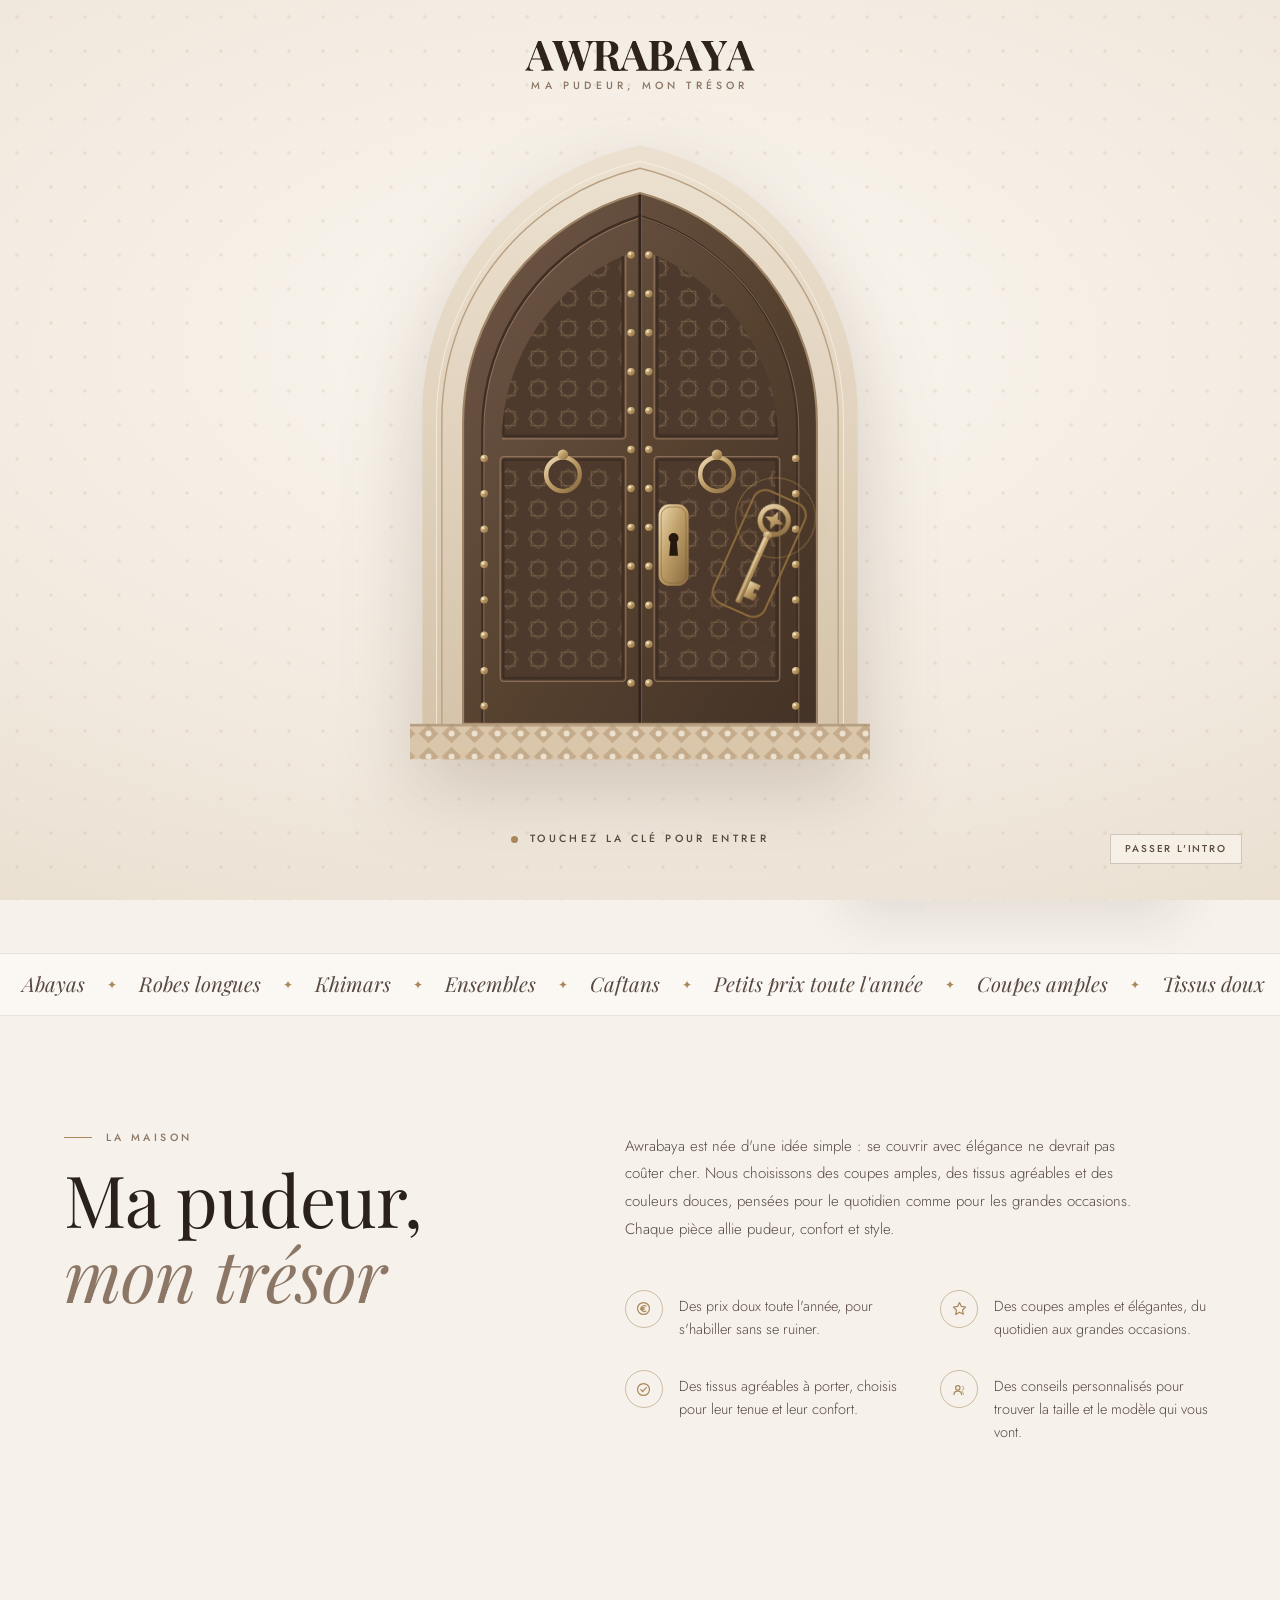
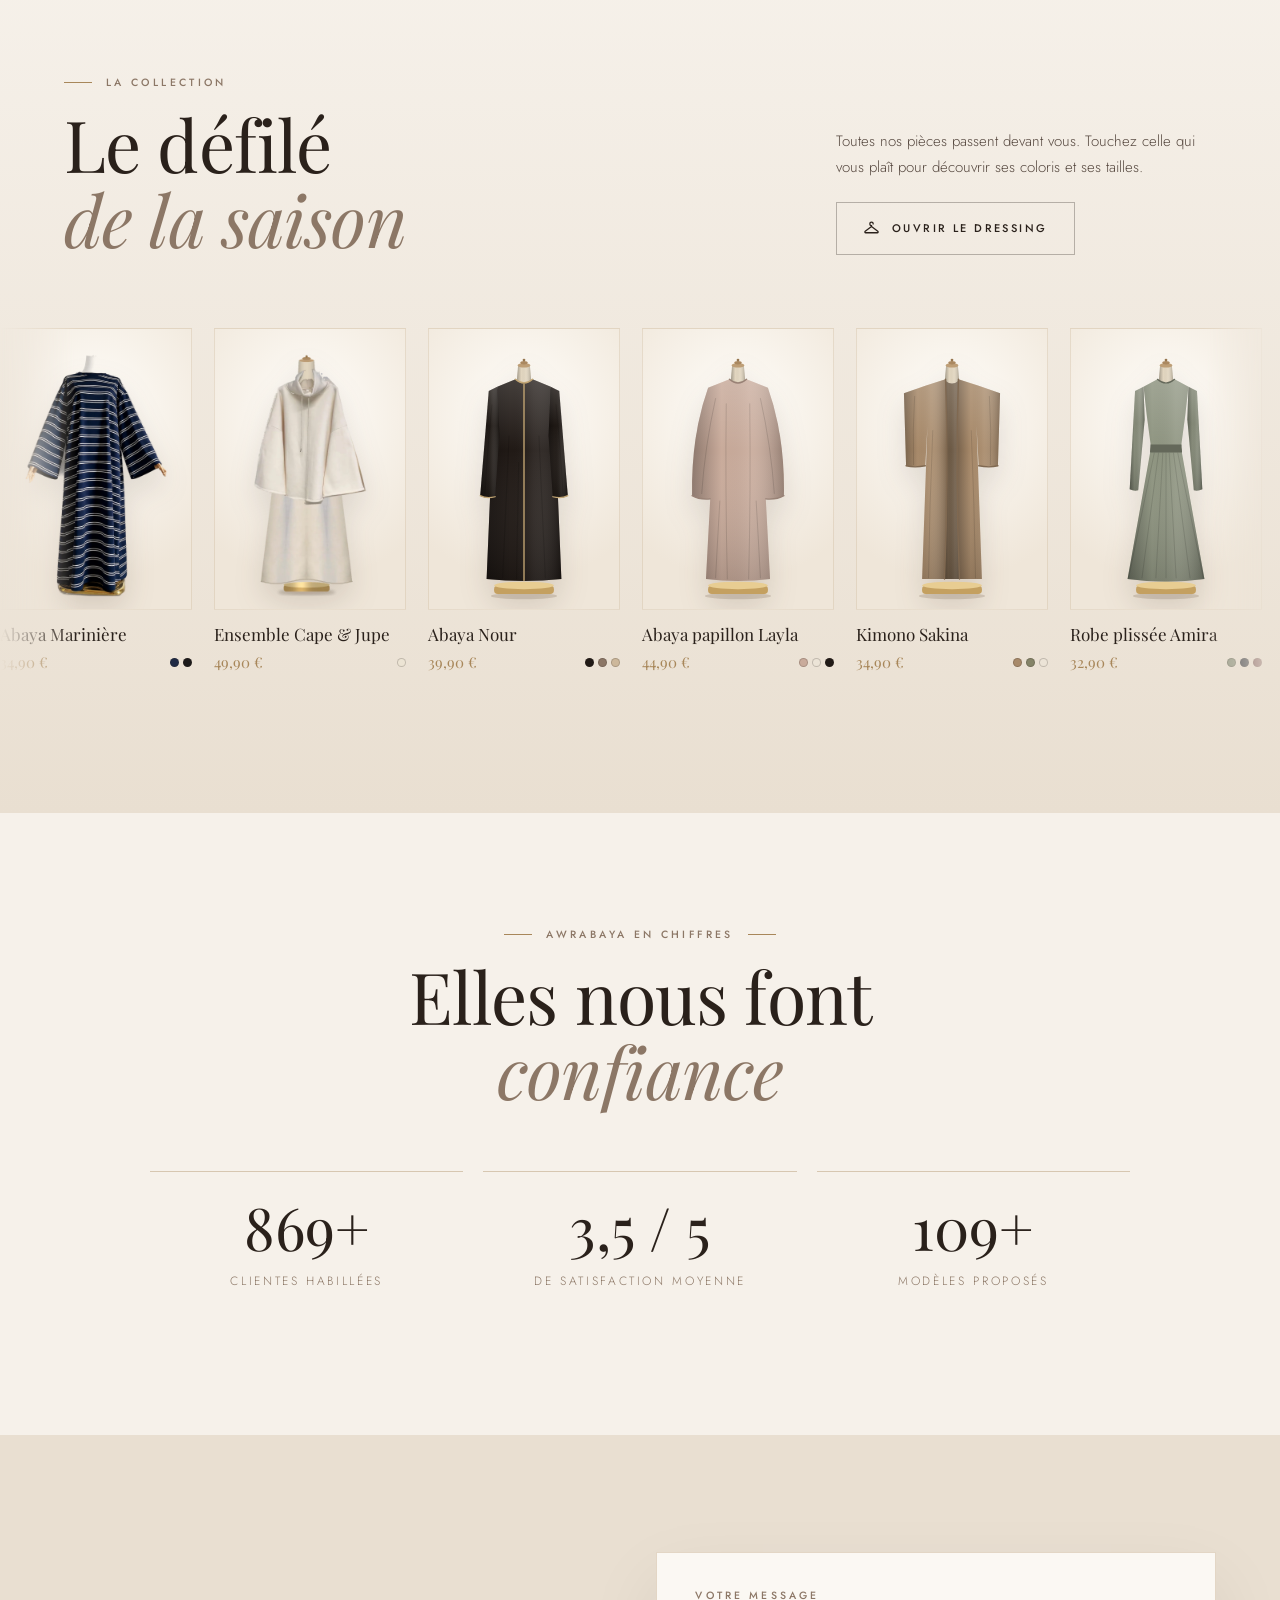
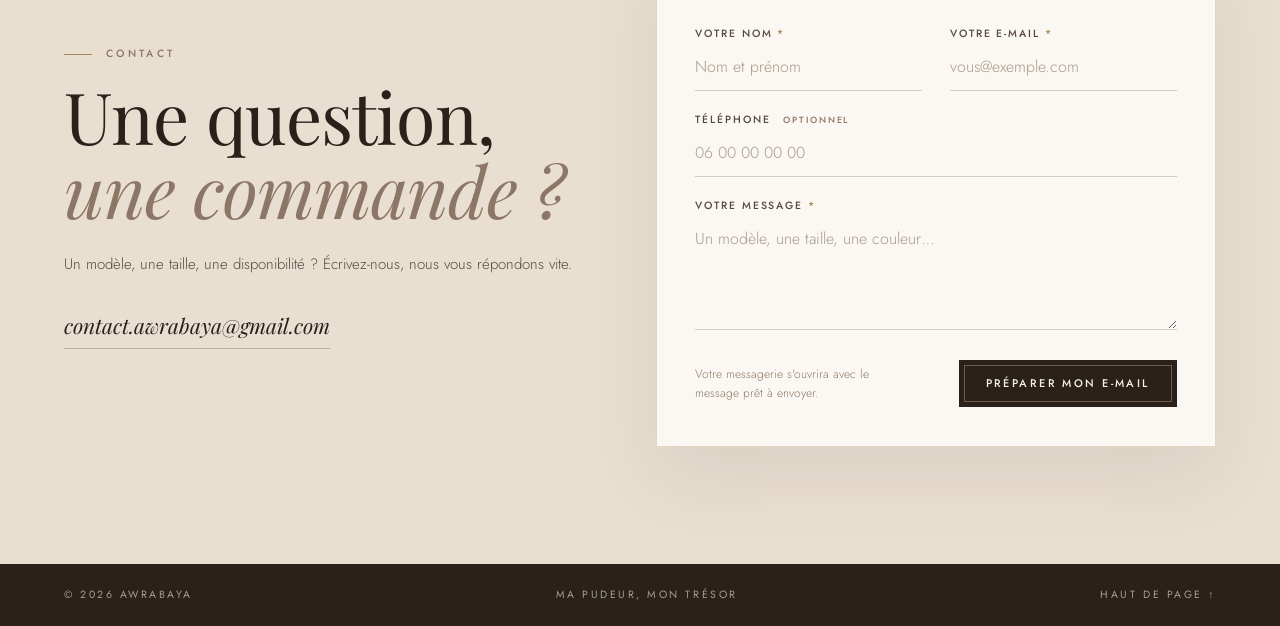
<file: index.html>
<!DOCTYPE html>
<html lang="fr">
<head>
<meta charset="UTF-8">
<meta name="viewport" content="width=device-width, initial-scale=1.0">
<title>Awrabaya — Mode pudique à petits prix</title>
<meta name="description" content="Awrabaya habille les femmes de vêtements mastour élégants et confortables, à petits prix : abayas, robes longues, khimars, ensembles.">
<link rel="stylesheet" href="./css/fonts.css?v=20261015">
<link rel="stylesheet" href="./css/site.css?v=20261015">
<link rel="stylesheet" href="./css/awrabaya.css?v=20261015">
</head>
<body>
<svg width="0" height="0" style="position:absolute" aria-hidden="true" focusable="false"><clipPath id="cabinClip" clipPathUnits="objectBoundingBox"><path d="M0 1V0.4333A0.6725 0.4483 0 0 1 0.5 0A0.6725 0.4483 0 0 1 1 0.4333V1Z"/></clipPath></svg>
<div class="intro" id="intro" role="dialog" aria-label="Entrée de la boutique Awrabaya"></div>

<header class="site-header" id="top">
  <a class="brand" href="#accueil" aria-label="Awrabaya, accueil"><span class="brand-mark" aria-hidden="true"><svg xmlns="http://www.w3.org/2000/svg" viewBox="32 32 3712 488"><path fill-rule="evenodd" fill="currentColor" d="M1494.5 521.3C1485.3 520.7 1476.8 518.9 1472.1 516.6C1469.6 515.3 1464.8 513.5 1461.5 512.5C1458.2 511.6 1454.6 510.1 1453.4 509.2C1452.2 508.2 1448.8 505.6 1445.8 503.4C1439.7 498.7 1429.4 484.3 1426.5 476.4C1425.5 473.7 1423.2 468.1 1421.5 464.0C1418.7 457.6 1418.0 454.1 1416.6 441.0C1415.7 432.5 1414.1 422.2 1413.0 418.1C1409.8 406.6 1408.3 398.4 1407.1 386.4C1406.4 379.8 1404.5 370.3 1402.5 363.0C1398.8 349.9 1396.0 337.4 1396.0 334.1C1396.0 333.0 1394.0 328.3 1391.6 323.7C1389.2 319.1 1386.7 313.4 1386.0 311.1C1385.3 308.2 1382.6 304.3 1377.4 298.5C1371.2 291.5 1369.0 289.8 1364.2 288.0C1355.6 284.7 1337.4 283.1 1318.6 283.9L1302.8 284.5L1299.9 287.8L1296.9 291.1L1297.2 376.8L1297.5 462.5L1300.9 472.5C1302.7 478.0 1305.1 484.0 1306.2 485.8C1309.7 491.6 1317.3 494.7 1333.0 496.9C1341.4 498.1 1344.5 499.3 1346.6 502.4C1348.7 505.7 1347.8 509.6 1344.7 510.6C1341.8 511.5 1145.2 511.5 1142.3 510.6C1139.3 509.6 1138.3 505.7 1140.4 502.5C1142.7 498.9 1146.6 497.4 1154.5 496.7C1165.0 495.8 1173.6 492.8 1178.2 488.3C1182.9 483.7 1187.7 472.0 1189.0 461.7C1190.1 453.0 1190.2 93.2 1189.1 81.4C1188.2 71.9 1182.4 56.7 1178.1 52.6C1174.6 49.2 1154.7 44.0 1145.4 44.0C1134.0 44.0 1129.3 46.6 1115.2 60.9C1101.8 74.6 1092.2 88.5 1088.9 99.2C1087.9 102.4 1085.5 108.3 1083.5 112.3C1081.6 116.2 1079.5 122.2 1078.9 125.5C1078.4 128.8 1076.1 136.9 1074.0 143.5C1071.9 150.1 1067.5 164.1 1064.1 174.5C1060.8 184.9 1057.3 196.4 1056.4 200.0C1055.5 203.6 1053.7 209.1 1052.4 212.2C1051.1 215.4 1049.1 221.7 1048.1 226.2C1047.0 230.8 1045.0 237.4 1043.6 241.0C1042.3 244.6 1040.3 251.4 1039.2 256.0C1038.0 260.7 1034.6 271.7 1031.6 280.6C1028.5 289.5 1025.5 299.1 1024.9 302.1C1024.3 305.1 1022.5 310.5 1020.9 314.2C1019.3 317.8 1017.4 323.9 1016.6 327.7C1015.8 331.4 1013.8 338.2 1012.1 342.7C1010.5 347.1 1008.2 354.6 1007.1 359.2C1006.0 363.8 1004.0 370.6 1002.6 374.4C1001.2 378.1 998.9 385.5 997.6 391.0C996.2 396.4 993.4 404.7 991.5 409.5C989.5 414.3 987.0 422.1 986.0 426.9C984.9 431.7 982.7 438.8 981.1 442.6C979.5 446.4 977.4 453.3 976.5 458.0C975.6 462.7 973.5 469.5 971.9 473.2C970.3 476.8 968.3 483.1 967.5 487.2C963.7 506.1 960.6 511.4 952.7 512.4C950.4 512.7 941.3 512.9 932.5 512.7C914.2 512.4 911.3 511.5 908.1 505.1C907.0 503.0 905.6 498.2 904.9 494.4C904.3 490.6 902.3 484.1 900.4 479.9C898.5 475.7 896.1 467.9 895.0 462.7C893.9 457.4 891.7 450.3 889.9 446.8C888.2 443.4 885.7 436.2 884.4 430.9C883.0 425.5 880.6 418.0 878.9 414.3C877.2 410.6 875.0 403.9 874.0 399.5C873.0 395.1 870.8 388.3 869.1 384.3C867.4 380.4 865.1 373.4 864.1 368.8C863.0 364.2 860.8 357.5 859.1 353.8C857.4 350.2 855.0 343.0 853.7 337.8C852.3 332.7 849.6 324.6 847.6 319.8C845.6 315.1 843.5 308.5 842.9 305.3C842.3 302.1 840.1 295.7 838.0 291.0C835.9 286.3 833.5 278.9 832.6 274.5C831.8 270.1 830.0 264.0 828.6 261.0C827.2 258.0 824.9 251.2 823.5 246.0C818.1 226.7 814.8 220.3 810.4 221.2C807.3 221.8 804.3 227.6 802.1 237.1C800.9 242.1 798.7 249.2 797.0 252.9C795.4 256.6 793.0 263.7 791.6 268.6C789.4 276.8 786.3 286.3 779.0 307.5C773.3 324.2 770.9 331.7 769.5 337.1C768.7 340.2 766.9 345.2 765.5 348.3C764.2 351.4 761.9 358.1 760.5 363.1C759.0 368.2 757.0 374.1 755.9 376.2C754.8 378.4 753.0 384.2 751.9 389.2C750.8 394.1 748.6 400.8 747.0 404.1C745.3 407.3 743.1 413.7 742.0 418.3C741.0 422.9 738.5 430.4 736.5 435.0C734.5 439.5 731.8 447.3 730.6 452.4C729.3 457.4 726.8 464.8 725.1 468.8C723.3 472.9 721.2 479.4 720.4 483.3C719.6 487.3 717.6 493.3 715.9 496.8C714.3 500.2 713.0 503.7 713.0 504.5C713.0 505.3 711.7 507.4 710.1 509.2L707.2 512.5L688.4 512.7C662.0 513.1 660.4 512.5 658.0 500.5C657.3 497.2 655.3 491.8 653.5 488.5C651.6 485.2 649.4 479.4 648.6 475.6C647.7 471.9 645.7 465.8 644.1 462.1C642.5 458.5 640.4 452.6 639.5 449.0C638.7 445.4 636.4 439.1 634.5 434.9C632.7 430.8 629.9 423.1 628.5 417.9C627.0 412.7 624.5 406.0 622.9 403.0C621.2 400.0 619.0 393.7 617.9 389.0C616.8 384.3 614.8 378.6 613.4 376.3C612.1 374.0 609.8 367.7 608.4 362.3C607.0 356.9 604.6 349.8 603.0 346.5C601.4 343.2 599.4 337.5 598.6 333.9C597.8 330.3 595.1 323.1 592.6 317.9C590.2 312.7 587.7 305.9 587.0 302.7C586.4 299.4 584.1 293.1 581.9 288.7C579.8 284.2 577.3 277.1 576.5 273.0C575.6 268.9 573.8 263.7 572.5 261.3C571.1 259.0 568.8 252.7 567.4 247.3C565.9 241.9 563.7 235.4 562.4 232.8C561.1 230.2 558.8 223.9 557.4 218.8C555.9 213.7 553.3 206.6 551.5 203.0C549.7 199.4 547.3 192.8 546.2 188.4C545.1 183.9 542.8 177.6 541.1 174.2C539.4 170.9 537.3 164.9 536.4 160.8C535.5 156.8 533.5 151.0 531.9 148.0C530.3 145.0 528.0 138.2 526.7 133.0C525.4 127.8 523.3 121.5 522.1 119.1C520.8 116.7 517.8 108.8 515.3 101.6C512.9 94.4 510.5 88.1 510.0 87.5C509.5 86.9 507.8 83.1 506.2 79.0C504.7 74.9 501.8 69.4 499.9 66.7C498.0 64.1 495.1 60.1 493.5 57.7C491.2 54.4 488.4 52.4 480.7 48.5C466.9 41.5 464.3 37.6 469.6 32.4C472.1 29.9 472.4 29.8 481.8 30.4C498.9 31.5 581.5 31.9 614.0 31.1C648.2 30.1 649.3 30.3 650.6 35.5C651.5 39.2 649.1 42.1 640.4 48.2C630.2 55.2 629.0 57.6 629.0 70.5C629.0 81.6 630.6 89.9 634.5 98.6C636.0 101.9 638.0 108.1 639.0 112.5C640.0 116.9 642.3 123.7 644.0 127.5C645.7 131.3 647.8 137.6 648.6 141.4C649.4 145.2 651.6 151.8 653.5 155.9C655.3 160.1 657.8 167.1 658.9 171.6C660.0 176.0 662.5 183.1 664.5 187.3C666.4 191.5 668.9 198.7 670.0 203.2C671.1 207.8 673.3 214.0 674.9 217.0C676.5 220.0 678.7 226.7 679.9 231.7C681.0 236.8 683.1 243.3 684.5 246.1C685.9 248.9 688.0 254.6 689.0 258.9C690.1 263.2 692.5 270.1 694.5 274.4C696.4 278.6 698.9 285.7 700.1 290.3C701.2 294.8 703.9 302.6 706.0 307.5C708.2 312.4 710.6 319.6 711.5 323.4C712.4 327.3 714.6 333.8 716.4 337.9C718.3 342.1 720.1 347.5 720.5 349.9C720.9 352.4 723.0 358.7 725.1 364.1C727.3 369.4 729.0 374.2 729.0 374.7C729.0 376.8 733.0 379.8 735.0 379.3C739.0 378.3 741.6 373.6 742.9 365.4C743.6 361.1 745.7 354.2 747.5 350.1C749.3 345.9 751.3 339.8 752.0 336.5C752.7 333.2 754.3 328.4 755.6 325.9C756.8 323.4 758.8 317.5 760.0 312.9C761.1 308.3 763.2 301.8 764.5 298.5C767.3 291.8 778.6 258.5 782.9 244.5C784.4 239.6 786.4 234.1 787.3 232.3C788.2 230.6 790.1 224.7 791.5 219.3C792.9 213.9 795.6 206.4 797.5 202.5C803.3 190.7 803.1 178.9 796.9 166.8C795.7 164.5 793.5 157.6 792.0 151.5C790.5 145.4 788.3 138.6 787.2 136.4C786.0 134.1 784.0 127.8 782.6 122.3C781.2 116.8 778.7 109.3 777.1 105.7C775.5 102.1 773.0 94.9 771.7 89.8C768.5 77.9 758.4 57.7 753.4 53.3C751.4 51.5 746.7 48.9 743.0 47.5C732.4 43.5 728.6 37.7 733.2 32.7L735.5 30.1L779.0 31.1C822.4 32.1 894.3 31.7 909.6 30.4C919.4 29.6 924.7 31.0 925.6 34.6C927.0 40.0 923.0 42.9 912.4 44.1C901.3 45.3 888.6 49.4 886.1 52.7C883.4 56.1 881.0 64.2 881.0 69.9C881.0 77.6 886.8 101.5 890.5 109.3C892.4 113.3 894.6 120.3 895.5 125.0C896.3 129.7 898.2 135.7 899.6 138.3C900.9 140.9 903.1 147.7 904.5 153.3C905.8 159.0 908.3 166.5 910.0 170.1C911.6 173.7 913.9 180.6 915.0 185.6C916.0 190.5 918.5 197.9 920.3 202.0C922.2 206.1 924.7 213.5 925.9 218.4C927.1 223.3 929.2 229.4 930.5 232.1C931.9 234.7 934.1 241.5 935.4 247.2C936.8 252.9 939.2 260.7 940.9 264.6C942.5 268.5 944.7 275.0 945.6 279.0C946.5 283.1 948.7 289.9 950.6 294.1C952.4 298.4 955.0 306.3 956.5 311.7C957.9 317.1 960.4 324.4 962.0 328.0C963.6 331.6 965.8 338.6 966.9 343.7C968.0 348.7 969.7 354.6 970.8 356.7C971.9 358.8 973.7 363.5 974.9 367.2C977.3 374.3 978.9 376.4 981.6 375.8C984.7 375.2 987.0 370.5 989.0 360.7C990.1 355.3 992.4 347.7 994.0 343.9C995.7 340.1 997.9 333.0 999.0 328.2C1000.0 323.4 1002.0 317.0 1003.4 314.0C1004.8 310.9 1006.7 304.8 1007.6 300.5C1008.5 296.1 1010.6 289.2 1012.2 285.1C1013.8 281.1 1015.7 274.8 1016.5 271.1C1017.2 267.5 1018.6 262.7 1019.5 260.6C1020.4 258.4 1023.8 247.8 1027.1 237.1C1030.3 226.3 1034.1 214.9 1035.4 211.8C1036.8 208.7 1038.4 203.3 1039.0 199.8C1039.7 196.3 1041.5 190.5 1043.1 186.8C1044.7 183.1 1046.7 176.5 1047.5 172.2C1048.4 167.8 1050.0 161.6 1051.1 158.3C1052.2 155.1 1054.4 146.9 1056.1 140.0C1059.8 124.6 1061.0 102.5 1059.1 86.0C1057.7 74.3 1056.2 69.9 1052.1 65.5C1050.6 63.9 1047.9 60.5 1046.3 58.0C1044.6 55.5 1042.2 52.9 1040.9 52.2C1037.5 50.5 1022.6 46.0 1015.1 44.4C1007.7 42.8 1004.0 40.0 1004.0 35.9C1004.0 30.2 1005.3 30.1 1048.5 31.1C1071.7 31.6 1098.6 31.5 1115.0 31.0C1133.8 30.3 1155.2 30.4 1182.5 31.2C1212.3 32.0 1238.9 32.0 1287.0 31.2C1340.7 30.3 1356.4 30.3 1380.6 31.5C1405.3 32.8 1411.1 33.3 1419.3 35.5C1424.6 36.8 1434.2 38.9 1440.7 40.1C1449.4 41.6 1454.3 43.1 1459.5 45.7C1463.3 47.7 1469.0 50.1 1472.1 51.0C1475.2 52.0 1480.1 54.5 1483.1 56.7C1486.1 58.9 1490.1 61.5 1492.0 62.5C1496.2 64.6 1505.5 72.4 1513.0 80.1C1520.5 87.8 1528.1 100.1 1529.7 107.1C1530.4 110.3 1532.4 116.4 1534.2 120.7C1536.9 127.6 1537.4 130.0 1537.8 140.8C1538.4 155.8 1536.8 168.8 1532.9 179.3C1531.4 183.6 1529.8 189.1 1529.4 191.6C1529.0 194.3 1527.3 198.3 1525.3 201.3C1523.4 204.1 1521.3 207.8 1520.6 209.5C1517.0 218.1 1495.0 242.9 1487.6 246.7C1485.9 247.5 1482.5 249.7 1480.0 251.5C1477.5 253.2 1473.9 255.3 1472.0 256.0C1470.1 256.7 1465.8 258.8 1462.5 260.6C1456.6 263.7 1443.2 268.3 1424.0 273.5C1411.7 276.8 1405.5 279.9 1405.5 282.5C1405.5 285.3 1410.2 286.6 1425.6 287.9C1436.6 288.8 1439.4 289.4 1444.5 292.0C1447.8 293.6 1453.2 295.8 1456.5 296.8C1471.6 301.4 1491.5 318.5 1501.6 335.5C1508.3 346.7 1509.2 348.8 1511.6 358.0C1512.4 361.6 1514.2 367.0 1515.5 370.0C1517.0 373.5 1518.5 380.5 1519.5 388.5C1520.4 395.7 1522.5 405.6 1524.0 410.5C1525.6 415.4 1528.0 426.3 1529.4 434.5C1531.3 446.0 1533.0 452.6 1536.8 462.7C1539.5 469.9 1542.4 476.7 1543.2 477.9C1545.4 481.1 1555.7 489.8 1558.1 490.5C1561.6 491.7 1568.6 490.1 1572.7 487.2C1574.8 485.7 1578.5 483.2 1581.0 481.8C1587.0 478.3 1598.4 466.4 1600.5 461.4C1601.4 459.3 1604.1 454.1 1606.6 449.9C1609.0 445.7 1612.1 439.2 1613.4 435.4C1614.7 431.6 1617.0 426.0 1618.5 423.0C1620.0 420.0 1622.1 414.5 1623.1 410.7C1624.2 406.9 1626.4 401.3 1628.0 398.1C1629.6 394.9 1631.6 389.5 1632.5 385.9C1633.4 382.4 1635.0 378.1 1636.0 376.5C1637.0 374.9 1638.8 370.1 1640.0 366.0C1641.2 361.9 1643.3 356.3 1644.7 353.7C1646.0 351.1 1649.0 343.6 1651.4 337.2C1653.8 330.8 1657.1 322.7 1658.9 319.3C1660.6 315.8 1662.7 310.0 1663.6 306.3C1664.4 302.5 1666.2 297.6 1667.6 295.3C1668.9 293.0 1671.3 287.3 1672.9 282.8C1674.5 278.2 1677.6 269.3 1679.8 262.8C1682.1 256.4 1684.8 249.4 1685.8 247.3C1686.9 245.2 1689.9 238.1 1692.4 231.5C1695.0 224.9 1698.4 216.6 1700.0 213.0C1701.5 209.4 1703.1 204.9 1703.5 203.0C1703.9 201.1 1705.7 196.5 1707.6 192.9C1709.4 189.2 1711.5 184.0 1712.1 181.4C1712.8 178.7 1714.1 174.9 1715.0 173.0C1717.1 168.7 1725.6 147.5 1726.5 144.0C1726.9 142.6 1728.5 139.0 1730.0 136.0C1731.5 133.0 1733.5 127.8 1734.5 124.5C1735.4 121.2 1737.7 115.7 1739.5 112.3C1741.3 108.8 1743.6 102.8 1744.5 98.8C1745.4 94.9 1747.6 88.9 1749.5 85.6C1751.3 82.2 1753.6 76.8 1754.5 73.5C1755.4 70.2 1758.1 63.2 1760.5 58.0C1762.9 52.8 1765.6 46.0 1766.4 42.9C1768.3 36.2 1771.2 32.2 1775.6 30.4C1779.7 28.7 1808.5 28.5 1814.4 30.1C1820.5 31.8 1823.4 35.4 1825.5 44.0C1826.5 48.1 1829.0 54.9 1831.1 59.0C1833.3 63.1 1835.9 69.8 1837.0 73.9C1838.2 77.9 1840.6 84.2 1842.5 87.9C1844.3 91.5 1846.6 97.4 1847.5 100.9C1848.4 104.5 1850.5 110.0 1852.1 113.2C1853.7 116.4 1855.8 121.9 1856.6 125.3C1857.5 128.7 1859.4 133.8 1860.9 136.5C1862.5 139.2 1864.9 145.3 1866.5 150.0C1868.0 154.7 1870.9 162.1 1873.0 166.5C1875.0 170.9 1877.2 176.8 1877.9 179.5C1878.6 182.2 1880.7 187.6 1882.6 191.3C1884.5 195.1 1886.8 200.9 1887.6 204.3C1888.5 207.7 1890.6 213.4 1892.4 217.0C1894.2 220.6 1896.5 226.4 1897.5 230.0C1898.4 233.6 1900.9 239.9 1903.0 244.0C1905.1 248.1 1907.8 254.9 1909.0 259.0C1910.2 263.1 1912.7 269.4 1914.6 273.0C1916.4 276.6 1918.6 282.5 1919.4 286.2C1920.3 289.9 1922.3 295.3 1923.9 298.2C1925.5 301.1 1927.8 306.8 1928.9 310.8C1930.0 314.8 1932.3 320.4 1933.9 323.4C1935.6 326.3 1937.7 331.7 1938.5 335.4C1939.4 339.2 1941.8 345.7 1943.9 349.9C1946.0 354.1 1948.7 360.5 1949.8 364.2C1951.0 367.8 1953.2 373.4 1954.8 376.7C1956.4 379.9 1958.7 386.1 1959.9 390.5C1961.1 394.9 1963.4 400.7 1964.9 403.5C1966.5 406.2 1968.5 411.5 1969.4 415.2C1970.3 418.9 1972.5 424.8 1974.4 428.2C1976.3 431.7 1979.0 438.3 1980.5 443.0C1981.9 447.6 1984.4 453.9 1986.0 457.0C1987.6 460.0 1990.0 465.0 1991.3 468.0C1995.1 476.6 2007.0 490.3 2013.3 493.4C2021.9 497.6 2028.0 498.7 2036.8 497.8C2047.8 496.5 2059.8 493.4 2064.1 490.5C2068.6 487.5 2072.3 480.3 2074.6 470.0C2075.4 465.9 2076.6 460.7 2077.1 458.5C2078.3 453.0 2078.2 104.0 2077.0 88.1C2075.6 70.4 2071.2 55.7 2066.1 52.1C2062.8 49.7 2051.7 46.4 2042.5 45.0C2033.6 43.6 2028.8 41.3 2027.6 37.7C2026.8 35.4 2027.0 34.6 2028.8 32.7C2031.1 30.5 2031.2 30.5 2056.8 31.0C2088.7 31.6 2140.3 31.6 2201.0 31.0C2260.4 30.5 2283.7 31.6 2300.5 35.9C2307.1 37.6 2316.9 39.8 2322.2 40.9C2327.6 42.0 2333.2 43.7 2334.7 44.8C2336.3 45.9 2342.7 49.3 2349.0 52.5C2368.0 62.0 2382.2 74.4 2393.3 91.2C2398.2 98.6 2399.4 101.3 2401.1 109.2C2402.2 114.3 2403.8 121.7 2404.7 125.5C2406.3 133.3 2405.9 143.5 2403.5 151.7C2402.7 154.3 2401.6 159.7 2400.9 163.5C2400.3 167.3 2398.8 172.3 2397.5 174.5C2390.1 187.8 2387.4 191.8 2381.2 199.2C2371.2 211.0 2363.1 218.3 2349.0 227.7C2337.8 235.1 2315.4 245.7 2307.8 247.0C2298.2 248.7 2295.3 249.8 2292.5 253.1C2286.9 259.8 2294.4 262.8 2325.9 266.5C2328.9 266.8 2337.2 269.3 2344.4 271.9C2351.6 274.6 2359.3 277.3 2361.5 278.0C2366.6 279.6 2386.0 290.0 2392.3 294.5C2407.3 305.2 2431.0 331.1 2431.0 336.9C2431.0 337.7 2432.8 342.2 2435.0 347.0C2438.3 354.1 2439.2 357.5 2440.1 366.1C2441.5 378.3 2440.7 401.0 2438.6 409.0C2435.7 420.4 2429.1 436.0 2423.7 444.6C2414.5 459.1 2398.3 474.2 2385.0 481.0C2382.5 482.2 2378.7 484.5 2376.5 486.0C2369.9 490.4 2343.2 501.1 2335.0 502.6C2322.9 504.8 2319.2 505.6 2306.5 508.6L2294.5 511.4L2059.6 511.4C1867.8 511.5 1824.4 511.3 1822.9 510.2C1820.2 508.3 1820.5 503.8 1823.4 501.1C1825.2 499.4 1828.5 498.4 1837.0 496.9C1851.7 494.5 1858.2 492.5 1861.8 489.5C1866.5 485.5 1867.3 482.4 1866.8 468.8C1866.4 456.9 1866.3 456.2 1862.3 447.5C1860.0 442.6 1857.6 435.8 1857.0 432.5C1856.3 429.2 1854.3 423.5 1852.4 419.8C1850.6 416.2 1848.1 409.4 1847.0 404.9C1845.8 400.3 1843.8 394.8 1842.5 392.5C1841.1 390.3 1838.9 384.4 1837.5 379.5C1836.1 374.5 1833.2 366.7 1831.0 362.0C1828.9 357.3 1826.2 349.9 1825.1 345.6C1822.5 336.0 1820.3 332.7 1814.9 330.6C1811.2 329.1 1803.9 328.9 1743.6 329.1C1668.8 329.2 1673.5 328.8 1668.4 336.2C1666.9 338.3 1664.9 343.2 1663.8 347.1C1662.8 351.0 1660.9 356.3 1659.6 358.8C1658.3 361.4 1656.3 366.4 1655.2 370.0C1654.1 373.6 1650.6 383.2 1647.5 391.5C1644.4 399.7 1641.0 410.0 1640.0 414.5C1639.1 418.9 1637.2 425.9 1635.9 430.0C1633.9 436.3 1633.5 439.6 1633.5 450.5C1633.5 463.4 1633.5 463.6 1637.1 471.0C1641.2 479.6 1648.4 487.6 1655.1 491.0C1659.6 493.4 1675.9 497.0 1681.8 497.0C1686.2 497.0 1691.6 499.4 1692.9 501.8C1694.8 505.3 1694.2 508.8 1691.5 510.6C1688.5 512.5 1692.8 512.5 1634.5 511.5C1576.0 510.6 1561.9 511.4 1547.2 516.5C1538.1 519.7 1535.2 520.2 1522.2 521.0C1507.8 521.9 1504.5 522.0 1494.5 521.3Z M298.0 512.0C287.4 509.5 291.1 499.0 303.2 497.5C314.5 496.1 325.5 493.8 328.9 492.0C333.3 489.8 335.1 487.8 338.0 482.0C341.5 475.2 340.4 467.4 333.2 445.5C329.9 435.6 326.1 425.5 324.7 423.0C323.4 420.5 321.5 415.3 320.7 411.3C319.8 407.3 317.7 401.4 316.0 398.0C314.3 394.7 312.3 388.9 311.5 385.0C310.7 381.2 308.5 375.0 306.6 371.3C304.8 367.5 302.3 360.9 301.1 356.6C298.7 347.9 292.1 334.3 288.8 331.4C286.9 329.6 283.5 329.5 216.5 329.5L146.2 329.5L143.5 332.0C140.1 335.1 138.4 338.4 135.9 346.6C134.8 350.1 133.0 354.6 131.9 356.4C130.8 358.3 128.8 363.6 127.6 368.2C126.3 372.8 123.9 379.6 122.3 383.5C120.6 387.4 118.4 393.4 117.2 397.0C116.1 400.6 113.2 409.8 110.7 417.5C108.2 425.2 106.0 434.2 105.6 437.5C104.7 447.3 106.4 468.9 108.5 473.0C110.7 477.2 121.5 488.7 125.1 490.5C128.4 492.3 141.2 495.5 152.4 497.4C162.4 499.1 166.0 501.4 166.0 506.1C166.0 511.8 167.8 511.7 97.9 511.4C39.3 511.1 33.6 510.9 31.9 509.4C29.6 507.3 29.4 503.2 31.5 500.3C32.3 499.1 36.5 496.5 40.7 494.5C46.8 491.6 49.8 489.3 55.4 483.4C63.8 474.4 69.6 466.0 74.7 456.0C76.7 451.9 80.1 445.9 82.1 442.8C84.4 439.2 86.4 434.3 87.4 429.9C88.3 426.0 90.3 420.4 91.9 417.6C93.5 414.8 95.6 409.7 96.4 406.3C97.3 402.9 99.6 396.8 101.5 392.8C103.4 388.8 105.0 385.0 105.0 384.3C105.0 383.1 115.2 356.7 122.4 339.0C124.8 333.2 127.6 326.1 128.5 323.1C129.5 320.1 131.1 316.3 132.1 314.6C133.1 312.9 134.6 308.4 135.5 304.6C136.4 300.9 138.4 295.5 140.0 292.7C141.6 289.8 143.9 284.3 145.1 280.5C146.2 276.6 149.6 267.9 152.5 261.0C155.3 254.1 158.5 246.0 159.5 243.0C160.5 240.0 162.5 235.0 164.0 232.0C165.5 229.0 167.3 224.2 167.9 221.5C168.6 218.8 170.4 214.2 172.0 211.5C173.5 208.8 175.3 204.5 176.0 202.0C177.2 197.1 183.1 181.9 191.6 161.5C194.5 154.3 197.7 146.0 198.6 143.0C199.4 140.0 201.5 135.2 203.1 132.3C204.7 129.4 206.8 124.0 207.9 120.3C208.9 116.5 211.2 110.5 213.0 107.0C214.8 103.4 217.1 97.8 218.0 94.5C219.0 91.2 221.8 83.8 224.2 78.0C226.7 72.2 229.5 65.0 230.5 62.0C231.5 59.0 233.4 54.2 234.9 51.5C236.3 48.8 238.4 43.6 239.5 40.1C242.7 29.8 243.3 29.6 266.5 29.2L285.8 28.9L289.2 31.9C293.7 35.8 297.9 44.0 302.0 56.5C303.8 62.0 306.3 68.3 307.5 70.5C308.8 72.7 310.5 77.3 311.4 80.8C312.3 84.3 314.1 89.0 315.4 91.3C316.8 93.6 318.9 99.1 320.1 103.5C321.3 107.9 323.5 114.0 325.0 117.0C326.6 120.0 329.2 126.6 330.9 131.7C332.6 136.8 335.5 144.0 337.4 147.9C339.3 151.7 341.4 157.0 342.1 159.6C342.7 162.3 344.8 167.5 346.6 171.2C348.4 174.9 350.7 181.0 351.6 184.7C352.5 188.4 354.8 194.4 356.6 198.0C358.4 201.6 360.6 207.4 361.5 210.9C362.4 214.4 365.1 221.2 367.4 225.9C369.8 230.6 372.2 236.7 372.9 239.4C373.5 242.0 375.8 247.6 377.9 251.9C380.0 256.1 382.3 262.1 382.9 265.2C383.6 268.4 385.7 273.8 387.5 277.3C389.4 280.8 391.4 285.9 392.1 288.6C392.7 291.3 395.0 297.4 397.2 302.2C399.3 307.0 402.0 314.1 403.1 318.0C404.1 321.9 406.3 327.4 408.0 330.3C409.6 333.2 412.2 339.6 413.8 344.5C415.4 349.4 418.1 356.2 419.7 359.5C421.4 362.8 423.3 367.9 424.0 370.9C424.7 373.9 427.0 379.9 429.0 384.4C431.1 388.9 433.3 394.7 433.9 397.3C434.5 400.0 436.8 405.6 438.9 409.8C441.1 414.1 443.8 421.1 444.9 425.4C446.1 429.8 448.6 435.9 450.5 438.9C452.4 442.0 454.2 446.3 454.5 448.5C454.9 450.7 457.7 457.7 460.8 464.0C465.9 474.7 468.0 477.6 478.9 489.6C480.5 491.3 484.4 493.6 487.9 495.0C497.6 498.6 501.7 505.2 497.0 509.5C495.0 511.3 490.7 511.4 399.7 511.4C347.3 511.5 303.8 511.8 303.0 512.2C302.2 512.5 299.9 512.4 298.0 512.0Z M2432.8 509.8C2430.6 507.6 2430.6 506.0 2432.4 501.5C2433.8 498.3 2438.3 495.0 2441.3 495.0C2446.1 495.0 2468.1 472.5 2472.0 463.6C2473.0 461.3 2475.0 458.0 2476.4 456.1C2477.8 454.2 2479.7 450.4 2480.6 447.6C2481.5 444.8 2484.7 437.7 2487.6 431.9C2490.5 426.1 2493.6 418.5 2494.5 415.0C2495.4 411.5 2497.4 406.1 2499.0 402.9C2500.6 399.8 2502.5 395.0 2503.1 392.4C2503.8 389.7 2505.7 384.6 2507.5 381.0C2509.3 377.4 2511.3 372.0 2512.0 369.0C2512.7 366.0 2514.4 361.3 2515.7 358.6C2517.0 356.0 2519.7 349.3 2521.6 343.7C2523.6 338.2 2526.6 330.7 2528.5 327.0C2530.3 323.4 2532.8 317.1 2534.1 313.0C2535.3 308.9 2537.5 303.0 2539.0 300.0C2540.5 297.0 2542.7 291.2 2543.9 287.2C2545.1 283.2 2547.0 278.5 2548.0 276.7C2549.1 274.9 2550.6 270.6 2551.5 267.0C2552.4 263.4 2554.8 256.7 2556.9 252.0C2561.4 242.0 2571.2 217.7 2575.1 206.8C2576.7 202.5 2578.8 197.4 2579.8 195.3C2580.9 193.2 2582.7 188.1 2584.0 184.0C2585.2 179.9 2587.2 174.5 2588.5 172.0C2589.7 169.5 2591.5 165.0 2592.4 161.9C2593.3 158.8 2595.1 154.3 2596.5 151.9C2597.9 149.5 2599.0 146.9 2599.0 146.2C2599.0 144.4 2607.7 122.7 2611.0 116.0C2612.5 113.0 2614.8 107.1 2616.0 103.0C2617.2 98.9 2619.5 93.0 2621.1 89.9C2622.6 86.8 2624.5 82.0 2625.1 79.4C2625.8 76.7 2627.6 71.8 2629.3 68.5C2630.9 65.2 2633.6 58.6 2635.1 53.8C2640.1 38.4 2644.9 30.8 2650.6 29.4C2651.8 29.1 2660.9 29.0 2670.8 29.2C2692.4 29.6 2693.4 30.0 2696.3 39.6C2697.3 42.8 2699.7 48.7 2701.6 52.7C2703.5 56.6 2705.7 62.4 2706.5 65.4C2707.3 68.5 2709.8 74.6 2712.0 79.0C2714.2 83.3 2716.9 90.4 2718.1 94.7C2719.3 99.0 2721.5 104.8 2723.0 107.5C2724.6 110.2 2726.6 115.4 2727.5 119.0C2728.4 122.6 2730.6 128.4 2732.5 132.0C2734.3 135.6 2736.1 140.3 2736.5 142.5C2736.9 144.7 2739.4 151.2 2742.0 157.0C2744.7 162.8 2748.0 171.0 2749.4 175.3C2750.8 179.6 2753.1 185.1 2754.5 187.6C2755.9 190.0 2757.9 195.3 2758.9 199.5C2760.0 203.6 2762.0 209.0 2763.4 211.4C2764.8 213.7 2766.8 218.8 2767.8 222.7C2768.9 226.5 2771.2 232.6 2772.9 236.1C2774.6 239.6 2777.0 246.1 2778.4 250.6C2779.7 255.0 2782.1 261.3 2783.8 264.6C2785.4 267.8 2788.0 274.3 2789.5 279.0C2791.0 283.7 2793.5 290.0 2795.0 293.0C2796.5 296.0 2798.6 301.4 2799.5 305.0C2800.5 308.6 2802.5 313.8 2804.0 316.5C2805.6 319.2 2807.8 325.0 2808.9 329.4C2810.1 333.7 2812.1 339.1 2813.5 341.4C2814.8 343.6 2817.4 350.0 2819.3 355.5C2821.2 361.0 2824.4 368.9 2826.2 373.0C2828.1 377.1 2830.2 382.7 2830.9 385.4C2831.5 388.0 2833.4 392.8 2834.9 395.9C2836.5 399.0 2838.8 404.9 2840.0 409.0C2841.2 413.1 2843.5 419.0 2845.0 422.1C2846.6 425.1 2848.6 430.3 2849.4 433.6C2851.2 440.7 2864.0 468.8 2868.0 474.5C2869.6 476.7 2873.3 481.5 2876.3 485.1C2881.2 490.9 2882.7 492.1 2888.9 494.5C2896.8 497.5 2901.0 501.5 2901.0 506.0C2901.0 507.5 2900.3 509.3 2899.4 510.0C2898.2 511.1 2878.1 511.3 2798.2 511.2C2743.4 511.2 2698.2 511.1 2697.8 511.1C2697.4 511.0 2696.3 509.9 2695.5 508.6C2694.2 506.7 2694.2 505.8 2695.1 503.6C2696.9 499.6 2700.4 498.0 2708.8 497.0C2722.2 495.4 2731.2 493.0 2734.2 490.0C2737.0 487.1 2740.0 478.7 2740.0 473.4C2740.0 465.7 2736.0 446.9 2733.1 441.2C2731.4 437.9 2729.2 431.6 2728.0 427.0C2726.8 422.4 2724.6 416.1 2723.0 413.0C2721.4 409.8 2719.3 404.1 2718.4 400.4C2717.5 396.6 2715.0 390.1 2713.0 386.0C2710.9 381.8 2708.4 375.3 2707.5 371.5C2706.6 367.6 2704.1 361.0 2702.0 356.7C2699.8 352.4 2697.5 346.2 2696.9 342.8C2695.4 335.3 2692.1 331.3 2686.5 330.0C2684.2 329.4 2654.3 329.0 2615.5 329.1C2559.2 329.2 2548.1 329.4 2546.3 330.6C2543.5 332.3 2539.3 340.6 2535.2 352.0C2533.5 356.7 2530.3 365.2 2528.0 371.0C2524.1 380.5 2518.8 395.4 2514.0 410.0C2509.3 424.1 2505.7 451.4 2507.1 461.0C2508.4 469.4 2512.1 477.2 2517.4 482.8C2524.9 490.8 2528.6 492.5 2544.4 495.4C2552.1 496.8 2558.7 498.0 2559.1 498.0C2559.5 498.0 2561.2 499.2 2562.9 500.6C2565.0 502.3 2566.0 504.1 2566.0 506.0C2566.0 511.7 2568.3 511.5 2498.6 511.5C2438.9 511.5 2434.4 511.4 2432.8 509.8Z M2994.5 510.5C2992.4 508.8 2992.2 506.5 2993.6 503.2C2995.3 499.2 2999.1 497.5 3008.5 496.6C3025.0 495.0 3031.5 491.2 3037.3 479.9C3043.3 467.9 3043.5 465.1 3043.5 392.5L3043.5 326.5L3038.1 316.0C3035.2 310.2 3031.5 303.7 3030.0 301.5C3028.5 299.3 3025.9 294.4 3024.2 290.7C3022.5 287.0 3020.2 282.7 3019.1 281.2C3018.0 279.6 3016.3 276.1 3015.2 273.3C3014.2 270.6 3011.9 266.3 3010.3 263.9C3008.6 261.5 3005.1 255.3 3002.4 250.2C2995.0 236.1 2989.0 225.0 2983.7 215.3C2981.0 210.5 2976.5 202.0 2973.6 196.5C2970.7 191.0 2965.9 182.2 2963.0 177.0C2957.7 167.6 2952.3 157.4 2943.9 141.0C2941.5 136.3 2938.1 130.5 2936.4 128.0C2934.7 125.5 2932.7 121.8 2932.1 119.7C2931.4 117.7 2929.3 113.7 2927.3 110.9C2925.4 108.1 2923.2 104.1 2922.5 101.9C2921.7 99.7 2919.3 95.4 2917.1 92.4C2914.9 89.3 2912.6 85.2 2911.9 83.2C2910.6 79.3 2903.8 68.8 2898.6 62.9C2896.9 60.9 2894.0 57.4 2892.2 55.1C2890.3 52.7 2886.4 49.7 2883.1 48.0C2873.0 43.0 2869.2 35.8 2874.1 30.9C2875.6 29.4 2876.9 29.0 2878.8 29.5C2889.1 32.0 2993.7 32.9 3033.7 30.8C3066.9 29.1 3073.0 29.1 3076.3 31.3C3078.2 32.5 3079.0 33.9 3079.0 36.0C3079.0 40.0 3074.6 42.7 3067.1 43.5C3057.7 44.4 3044.7 47.2 3039.9 49.2C3029.2 53.7 3026.9 60.3 3031.4 73.8C3032.9 78.1 3035.5 83.9 3037.2 86.6C3038.9 89.3 3042.1 95.3 3044.3 100.0C3046.6 104.7 3049.6 110.3 3051.0 112.5C3052.4 114.7 3054.4 118.6 3055.4 121.2C3056.3 123.8 3058.3 127.6 3059.7 129.7C3061.1 131.8 3063.3 136.0 3064.5 139.0C3065.7 142.0 3067.8 146.3 3069.1 148.5C3070.5 150.7 3073.0 155.5 3074.7 159.1C3076.4 162.8 3079.4 168.3 3081.4 171.5C3083.5 174.6 3086.0 179.5 3087.1 182.2C3088.2 185.0 3090.3 189.1 3091.9 191.4C3093.4 193.6 3095.3 197.3 3095.9 199.5C3096.6 201.7 3098.7 206.0 3100.5 209.0C3102.3 212.0 3105.0 217.2 3106.4 220.4C3107.9 223.7 3110.6 228.7 3112.4 231.4C3114.2 234.2 3116.5 238.7 3117.5 241.3C3118.5 244.0 3120.7 248.0 3122.3 250.2C3123.9 252.4 3126.0 256.6 3127.0 259.5C3129.6 267.2 3130.6 268.6 3134.0 270.0C3136.8 271.1 3137.4 271.1 3139.8 269.3C3141.3 268.2 3143.6 264.6 3145.0 261.4C3146.4 258.2 3149.3 252.3 3151.5 248.5C3153.6 244.7 3157.7 236.8 3160.6 231.0C3163.4 225.2 3173.5 205.0 3182.9 186.0C3192.3 167.0 3200.0 150.7 3200.0 149.8C3200.0 148.9 3201.6 145.2 3203.5 141.5C3205.5 137.8 3207.7 131.8 3208.6 128.2C3209.4 124.5 3211.5 117.2 3213.2 112.0C3216.8 100.9 3218.1 84.5 3216.1 76.3C3214.2 69.1 3204.9 54.9 3200.3 52.3C3196.4 50.1 3179.8 45.1 3169.9 43.1C3160.4 41.1 3157.2 35.2 3163.2 30.7C3165.8 28.8 3166.4 28.7 3186.2 30.0C3199.8 30.8 3220.6 31.1 3249.5 30.8L3292.4 30.3L3294.8 32.7C3296.6 34.5 3297.0 35.7 3296.6 37.7C3295.4 42.1 3293.1 44.6 3286.4 48.5C3282.8 50.6 3278.7 54.0 3277.2 55.9C3275.8 57.9 3271.6 62.6 3268.0 66.5C3259.8 75.2 3251.9 85.3 3248.9 91.1C3247.7 93.5 3245.7 96.9 3244.4 98.6C3243.1 100.2 3240.9 104.2 3239.5 107.4C3238.1 110.6 3235.9 114.6 3234.6 116.4C3233.3 118.1 3224.8 134.8 3215.6 153.5C3206.4 172.2 3198.2 188.8 3197.3 190.5C3191.3 201.8 3161.5 261.4 3159.9 265.5C3158.8 268.2 3156.3 273.0 3154.4 276.0L3150.9 281.7L3151.0 369.6C3151.0 417.9 3151.5 460.4 3151.9 464.0C3153.1 472.9 3158.1 484.7 3162.4 488.7C3166.1 492.1 3179.5 497.0 3185.3 497.0C3190.7 497.1 3196.1 498.7 3198.6 501.1C3201.3 503.7 3201.8 508.1 3199.5 510.0C3197.5 511.6 2996.4 512.1 2994.5 510.5Z M3272.6 509.6C3271.2 508.2 3270.9 506.9 3271.3 504.2C3272.1 499.5 3275.2 496.5 3280.8 495.0C3284.8 493.9 3287.2 492.0 3296.5 482.6C3304.1 474.9 3308.6 469.4 3310.9 465.0C3312.8 461.4 3315.4 457.1 3316.7 455.4C3318.0 453.7 3319.9 449.8 3320.9 446.8C3321.9 443.8 3325.0 436.4 3327.8 430.4C3330.6 424.4 3333.4 417.5 3334.0 415.0C3334.7 412.6 3336.5 408.1 3338.0 405.0C3339.5 402.0 3341.8 396.1 3343.0 392.0C3344.2 387.9 3346.2 382.5 3347.5 380.0C3348.8 377.5 3350.8 372.1 3352.0 368.0C3353.2 363.9 3355.0 359.1 3356.0 357.5C3357.0 355.9 3359.2 350.3 3360.9 345.1C3362.7 340.0 3365.6 332.8 3367.4 329.1C3369.2 325.5 3372.2 318.0 3374.0 312.5C3375.8 307.0 3378.3 300.5 3379.5 298.0C3380.7 295.5 3382.5 290.8 3383.5 287.5C3384.4 284.2 3386.1 279.7 3387.2 277.5C3388.4 275.3 3390.6 269.9 3392.1 265.5C3393.6 261.1 3396.5 253.4 3398.5 248.5C3400.5 243.6 3403.3 236.3 3404.7 232.5C3407.3 225.5 3411.5 215.2 3416.6 203.0C3418.1 199.4 3421.0 191.6 3423.0 185.5C3425.1 179.4 3427.7 172.9 3428.8 171.0C3429.9 169.1 3431.6 164.6 3432.5 161.0C3433.4 157.4 3435.0 153.2 3436.0 151.5C3437.0 149.8 3439.9 143.0 3442.3 136.3C3444.8 129.6 3448.2 121.5 3449.8 118.3C3451.4 115.1 3454.0 108.5 3455.4 103.7C3456.9 98.8 3459.4 92.3 3460.9 89.2C3462.5 86.0 3464.3 81.3 3464.9 78.6C3465.6 76.0 3467.8 70.1 3470.0 65.6C3472.1 61.2 3474.6 54.6 3475.5 51.0C3478.1 41.0 3482.1 34.4 3487.6 30.9C3490.4 29.2 3492.6 29.0 3509.3 29.1C3525.7 29.2 3528.2 29.5 3531.0 31.1C3534.1 33.0 3537.0 38.2 3537.0 41.7C3537.0 42.7 3538.6 46.8 3540.5 50.8C3542.4 54.8 3544.7 60.7 3545.6 63.8C3546.5 66.9 3549.4 74.2 3552.0 80.0C3554.6 85.8 3557.2 92.7 3557.9 95.4C3558.5 98.0 3560.6 103.2 3562.5 106.9C3564.4 110.5 3567.1 117.3 3568.4 122.0C3569.8 126.7 3572.0 132.5 3573.3 135.0C3574.7 137.5 3576.1 141.1 3576.5 143.0C3576.9 144.9 3579.5 151.9 3582.2 158.4C3585.0 165.0 3588.3 173.5 3589.6 177.3C3590.9 181.2 3593.1 186.2 3594.5 188.5C3595.8 190.8 3597.9 196.3 3599.1 200.6C3600.3 205.0 3602.3 210.3 3603.6 212.5C3604.8 214.7 3606.7 219.7 3607.8 223.5C3608.9 227.4 3610.9 232.8 3612.2 235.5C3613.6 238.3 3616.0 244.3 3617.5 249.0C3619.0 253.7 3621.7 260.4 3623.5 264.0C3625.3 267.6 3627.6 273.5 3628.5 277.0C3629.4 280.6 3631.9 287.1 3634.0 291.5C3636.1 295.9 3638.6 302.4 3639.5 305.9C3640.4 309.4 3642.4 314.5 3644.0 317.4C3645.6 320.2 3647.6 325.4 3648.5 328.9C3649.4 332.5 3651.3 337.6 3652.7 340.4C3654.1 343.2 3657.2 350.7 3659.6 357.0C3661.9 363.3 3665.2 371.4 3666.8 375.0C3668.4 378.6 3670.2 383.7 3670.9 386.3C3671.5 388.9 3673.6 394.1 3675.4 397.8C3677.3 401.5 3679.3 407.0 3680.0 410.0C3680.7 413.0 3682.8 418.4 3684.6 422.0C3686.4 425.6 3688.4 430.8 3689.1 433.5C3689.7 436.2 3692.4 443.0 3695.0 448.5C3697.5 454.0 3700.2 460.6 3701.0 463.3C3701.7 465.9 3703.9 469.9 3705.9 472.3C3707.9 474.6 3710.8 478.3 3712.4 480.5C3718.2 488.6 3722.2 491.9 3729.2 494.6C3734.5 496.6 3736.6 498.0 3738.5 500.8C3741.4 505.0 3741.7 508.2 3739.5 510.0C3738.2 511.1 3717.8 511.3 3637.3 511.3C3540.8 511.3 3536.6 511.2 3535.3 509.5C3533.3 506.7 3533.7 504.1 3536.8 501.1C3539.0 498.9 3540.8 498.2 3546.0 497.6C3556.4 496.4 3569.7 493.0 3572.5 490.8C3575.8 488.2 3578.9 482.1 3579.6 476.8C3580.5 470.3 3576.3 448.7 3572.9 441.9C3571.4 438.7 3569.3 433.1 3568.4 429.4C3567.5 425.6 3565.2 419.2 3563.3 415.2C3561.5 411.2 3559.0 404.4 3557.9 400.2C3556.7 396.0 3554.0 388.8 3551.9 384.2C3549.8 379.7 3547.2 372.6 3546.0 368.4C3544.9 364.3 3542.7 358.3 3541.1 355.2C3539.5 352.1 3537.7 347.1 3537.1 344.1C3535.5 336.6 3533.4 332.5 3530.2 330.9C3528.0 329.9 3513.5 329.5 3457.6 329.3C3378.7 328.9 3386.4 328.0 3381.2 337.4C3379.6 340.2 3377.7 344.3 3377.0 346.5C3376.3 348.7 3373.5 356.1 3370.8 363.0C3356.8 398.3 3354.1 406.7 3350.0 426.5C3345.0 450.3 3344.8 457.1 3349.0 468.9C3351.4 475.8 3352.8 478.3 3357.2 482.7C3365.4 491.1 3369.1 492.9 3384.5 495.5C3398.5 498.0 3403.2 499.7 3405.0 502.9C3406.4 505.6 3406.3 507.3 3404.6 509.6C3403.2 511.4 3401.4 511.5 3338.8 511.5C3277.4 511.5 3274.4 511.4 3272.6 509.6Z M2254.0 494.5C2268.8 492.8 2271.7 491.9 2279.1 487.0C2282.2 484.9 2286.4 482.3 2288.6 481.2C2294.3 478.3 2305.8 465.6 2311.0 456.4C2316.9 446.0 2317.8 443.9 2320.1 434.5C2321.2 430.1 2323.0 424.1 2324.1 421.1C2326.7 414.0 2327.9 400.4 2327.9 378.5C2327.9 355.5 2327.1 349.6 2321.5 332.3C2314.4 310.3 2304.6 296.8 2287.4 285.1C2281.3 281.0 2276.7 279.0 2263.7 274.8L2247.5 269.6L2220.4 268.7C2205.5 268.1 2192.2 268.0 2190.7 268.4C2184.7 269.9 2185.0 265.9 2185.3 370.2C2185.6 477.1 2185.0 469.0 2193.3 482.4C2198.2 490.6 2202.7 493.4 2213.0 494.9C2223.2 496.3 2240.4 496.1 2254.0 494.5Z M279.9 313.6C281.2 312.4 282.0 310.5 282.0 308.6C282.0 304.8 278.0 291.9 275.2 286.3C274.0 284.0 272.1 278.6 270.9 274.3C269.7 270.0 267.0 262.6 265.0 257.9C262.9 253.2 260.2 246.0 259.0 241.9C257.8 237.8 255.5 232.0 253.9 228.9C252.4 225.8 250.2 219.5 249.0 214.9C247.8 210.3 245.6 204.2 244.0 201.5C242.5 198.8 240.5 193.0 239.6 188.8C238.8 184.5 236.3 177.6 234.1 173.3C232.0 169.0 229.7 163.1 229.1 160.1C226.9 149.8 222.1 142.0 217.9 142.0C214.8 142.0 211.3 147.5 209.6 155.1C208.7 159.1 206.6 164.7 205.0 167.6C203.4 170.4 201.4 175.6 200.5 179.0C199.6 182.4 197.8 187.7 196.4 190.8C195.0 193.9 192.6 199.9 191.0 204.0C189.5 208.1 185.7 217.7 182.6 225.3C179.5 232.9 177.0 239.6 177.0 240.3C177.0 241.0 175.4 244.8 173.5 248.8C171.6 252.7 169.1 259.2 167.9 263.2C166.7 267.2 164.8 272.5 163.5 275.0C162.2 277.5 160.2 282.9 159.0 287.0C157.8 291.1 155.2 297.6 153.3 301.4C150.3 307.4 150.0 308.6 151.0 311.0C151.6 312.5 153.1 314.2 154.3 314.8C155.8 315.5 176.8 315.8 217.1 315.7C275.2 315.5 277.9 315.4 279.9 313.6Z M1806.7 314.9C1807.9 314.4 1809.7 312.9 1810.6 311.5C1812.2 309.0 1812.2 308.6 1809.7 302.2C1808.2 298.5 1806.5 293.5 1805.9 291.0C1805.3 288.6 1803.1 282.7 1801.0 278.0C1798.9 273.3 1796.4 266.8 1795.5 263.6C1794.6 260.3 1792.3 254.6 1790.5 251.0C1788.6 247.3 1786.2 240.5 1785.1 236.0C1783.9 231.4 1781.9 225.7 1780.5 223.4C1779.1 221.0 1776.9 214.8 1775.5 209.7C1774.2 204.5 1772.2 198.7 1771.1 196.9C1770.0 195.0 1767.9 189.2 1766.4 184.0C1764.9 178.8 1761.9 171.0 1759.8 166.6C1757.5 162.1 1755.2 155.6 1754.4 151.2C1753.6 147.1 1752.5 143.1 1751.9 142.3C1749.8 139.9 1746.3 140.8 1743.1 144.7C1740.0 148.5 1739.3 150.0 1734.8 164.0C1733.4 168.1 1731.3 173.8 1730.2 176.5C1725.1 188.4 1715.5 213.2 1712.9 220.8C1711.4 225.4 1709.2 230.5 1708.1 232.3C1707.0 234.1 1705.3 238.7 1704.2 242.6C1703.1 246.4 1701.3 251.4 1700.2 253.6C1699.1 255.7 1696.8 261.6 1695.2 266.5C1693.5 271.5 1689.6 281.6 1686.5 289.0C1683.4 296.4 1680.3 303.7 1679.7 305.2C1678.2 308.8 1679.7 313.1 1683.0 314.7C1684.9 315.7 1699.2 315.9 1745.0 315.8C1777.7 315.7 1805.5 315.3 1806.7 314.9Z M2681.8 314.9C2683.0 314.4 2684.5 312.8 2685.1 311.3C2686.1 308.9 2685.7 307.6 2682.7 302.0C2680.8 298.4 2678.3 292.0 2677.1 287.8C2676.0 283.6 2673.2 276.2 2671.0 271.4C2668.8 266.6 2666.3 259.8 2665.5 256.3C2664.7 252.8 2662.7 247.4 2661.1 244.2C2659.5 240.9 2657.2 234.7 2656.1 230.2C2655.0 225.8 2652.8 219.5 2651.1 216.2C2649.5 212.9 2647.4 207.3 2646.6 203.6C2645.7 200.0 2643.7 194.4 2642.1 191.2C2640.5 188.1 2638.0 181.4 2636.5 176.5C2635.0 171.5 2632.3 164.1 2630.5 160.0C2628.7 155.9 2626.3 149.8 2625.3 146.6C2623.2 139.6 2621.0 137.7 2618.2 140.4C2615.8 142.5 2613.2 148.3 2606.9 165.5C2600.9 182.1 2593.7 200.5 2589.8 209.5C2588.2 213.3 2585.8 219.7 2584.5 223.5C2583.3 227.4 2581.6 231.9 2580.7 233.6C2579.8 235.4 2577.5 241.2 2575.6 246.6C2573.8 252.1 2571.1 259.2 2569.8 262.5C2568.4 265.8 2566.1 271.9 2564.5 276.0C2563.0 280.1 2559.5 288.5 2556.8 294.7C2554.2 300.8 2552.0 307.0 2552.0 308.5C2552.0 309.9 2553.1 312.2 2554.4 313.5L2556.9 316.0L2618.2 315.8C2651.9 315.8 2680.5 315.3 2681.8 314.9Z M3522.6 313.8C3525.9 311.2 3525.7 306.8 3522.1 301.1C3520.5 298.6 3518.2 292.8 3517.1 288.3C3516.0 283.9 3513.3 276.6 3511.1 272.2C3508.9 267.7 3506.1 260.7 3505.0 256.5C3503.9 252.3 3501.9 246.8 3500.5 244.2C3499.2 241.6 3497.2 235.7 3496.0 231.1C3494.8 226.5 3492.6 220.1 3491.0 217.0C3489.4 213.9 3487.2 207.8 3486.1 203.4C3485.1 199.1 3482.4 191.9 3480.2 187.5C3478.1 183.1 3475.5 176.3 3474.6 172.5C3473.6 168.7 3471.7 163.5 3470.4 161.0C3469.0 158.5 3467.0 153.2 3466.0 149.1C3463.9 140.7 3461.9 137.9 3459.2 139.6C3456.6 141.2 3451.4 151.4 3447.7 162.5C3445.8 168.0 3442.4 177.2 3440.1 183.0C3437.8 188.8 3434.9 196.4 3433.6 200.0C3432.3 203.6 3430.1 208.9 3428.6 211.8C3427.2 214.7 3425.2 219.8 3424.4 223.3C3423.5 226.7 3421.7 231.6 3420.4 234.2C3419.0 236.9 3416.7 242.7 3415.1 247.2C3410.5 260.1 3399.7 287.7 3395.7 296.6C3391.3 306.4 3390.9 311.0 3394.5 313.8C3396.9 315.7 3398.9 315.8 3458.6 315.7C3517.5 315.6 3520.3 315.6 3522.6 313.8Z M1337.9 268.0C1361.6 266.6 1367.0 265.4 1380.5 258.5C1393.4 251.9 1402.5 243.7 1406.7 235.0C1408.2 232.0 1410.7 227.6 1412.2 225.3C1414.3 222.3 1415.8 217.5 1417.7 209.3C1419.1 202.8 1421.2 193.4 1422.3 188.5C1424.2 180.5 1424.4 176.7 1424.3 154.5C1424.3 135.6 1423.8 127.8 1422.7 122.5C1421.8 118.7 1419.8 109.8 1418.2 102.9C1416.6 95.9 1414.3 88.7 1413.2 86.9C1412.0 85.0 1409.6 80.7 1407.9 77.3C1403.9 69.4 1385.4 51.7 1379.3 50.1C1377.2 49.5 1371.2 47.8 1366.0 46.3C1357.6 43.9 1354.8 43.6 1342.0 43.5C1328.8 43.5 1326.8 43.8 1319.3 46.3C1314.7 47.8 1309.9 50.1 1308.5 51.3C1306.2 53.3 1302.1 62.8 1298.8 74.0C1298.1 76.3 1297.6 110.1 1297.3 168.9C1296.9 244.1 1297.1 260.7 1298.2 262.8C1300.1 266.4 1306.4 269.0 1313.5 269.0C1316.8 269.0 1327.8 268.5 1337.9 268.0Z M2236.0 253.6C2239.0 252.8 2245.3 250.7 2250.0 249.0C2257.7 246.2 2259.3 245.1 2266.8 237.7C2273.4 231.2 2276.2 227.4 2280.5 219.3C2286.1 208.9 2286.0 209.2 2293.6 175.5C2297.3 159.0 2296.1 117.6 2291.6 103.5C2290.3 99.7 2288.7 93.3 2288.1 89.5C2286.1 77.6 2273.8 59.1 2263.3 52.1C2261.0 50.6 2254.7 48.0 2249.3 46.4C2230.8 41.0 2207.6 43.1 2198.7 51.0C2197.0 52.5 2193.5 57.8 2191.0 62.6C2186.7 71.0 2186.5 71.8 2185.9 82.9C2185.5 89.3 2185.1 129.4 2185.1 172.1C2185.0 248.6 2185.0 249.8 2187.0 252.3C2188.2 253.8 2190.4 255.1 2192.3 255.4C2198.6 256.3 2230.5 255.0 2236.0 253.6Z"/></svg></span></a>
  <nav class="header-nav" aria-label="Sections">
    <a href="#accueil" class="nav-link is-active">Accueil</a>
    <a href="#maison" class="nav-link">La maison</a>
    <a href="#defile" class="nav-link">Le défilé</a>
    <a href="#clientes" class="nav-link">Clientes</a>
  </nav>
  <div class="header-actions">
    <a href="#dressing" class="dressing-btn" data-open-dressing><svg viewBox="0 0 20 20" fill="none" stroke="currentColor" stroke-width="1.5" stroke-linecap="round" stroke-linejoin="round" aria-hidden="true"><path d="M10 6.6a2 2 0 1 1 2-2"/><path d="M10 6.6v1.1l-7.4 5.5c-.8.6-.4 1.8.6 1.8h13.6c1 0 1.4-1.2.6-1.8L10 7.7"/></svg><span class="lbl">Le dressing</span></a>
    <a href="#contact" class="contact-btn">Contact</a>
  </div>
</header>

<main>
<section class="hero" id="accueil" aria-labelledby="hero-title">
  <div class="hero-text">
    <p class="eyebrow" data-reveal>Mode pudique · Petits prix</p>
    <h1 class="display" id="hero-title" data-reveal>La mode pudique <em>à petits prix</em></h1>
    <p class="lead" data-reveal>Awrabaya habille les femmes de vêtements mastour : abayas, robes longues, tuniques et ensembles couvrants. Des pièces élégantes et confortables, à des prix accessibles à toutes.</p>
    <div class="hero-actions" data-reveal>
      <a href="#dressing" class="btn btn-dark" data-open-dressing><svg viewBox="0 0 20 20" fill="none" stroke="currentColor" stroke-width="1.5" stroke-linecap="round" stroke-linejoin="round" aria-hidden="true"><path d="M10 6.6a2 2 0 1 1 2-2"/><path d="M10 6.6v1.1l-7.4 5.5c-.8.6-.4 1.8.6 1.8h13.6c1 0 1.4-1.2.6-1.8L10 7.7"/></svg>Entrer dans le dressing</a>
      <a href="#defile" class="btn btn-line">Voir le défilé</a>
    </div>
  </div>
  <div class="cabin" data-reveal aria-label="La pièce du moment">
    <div class="cabin-alcove">
      <svg class="cabin-arch" viewBox="0 0 400 600" preserveAspectRatio="none" aria-hidden="true"><path d="M0 600V260A269 269 0 0 1 200 0A269 269 0 0 1 400 260V600" fill="none" stroke="currentColor" stroke-width="1.4" vector-effect="non-scaling-stroke"/></svg>
      <button type="button" class="cabin-garment" aria-label="Voir la pièce"><span class="cabin-layer is-on"></span><span class="cabin-layer"></span></button>
      <div class="cabin-floor" aria-hidden="true"></div>
    </div>
    <div class="cabin-card">
      <p class="cabin-kicker">La pièce du moment</p>
      <p class="cabin-name"></p>
      <p class="cabin-meta"><span class="cabin-price"></span><span class="cabin-color"></span></p>
      <div class="cabin-swatches" role="group" aria-label="Coloris"></div>
      <div class="cabin-nav">
        <button type="button" class="cabin-prev" aria-label="Pièce précédente">&#8592;</button>
        <button type="button" class="cabin-see">Voir la pièce</button>
        <button type="button" class="cabin-next" aria-label="Pièce suivante">&#8594;</button>
      </div>
    </div>
  </div>
</section>

<div class="marquee" aria-hidden="true"><div class="marquee-track"><span>Abayas</span><i aria-hidden="true">✦</i><span>Robes longues</span><i aria-hidden="true">✦</i><span>Khimars</span><i aria-hidden="true">✦</i><span>Ensembles</span><i aria-hidden="true">✦</i><span>Caftans</span><i aria-hidden="true">✦</i><span>Petits prix toute l'année</span><i aria-hidden="true">✦</i><span>Coupes amples</span><i aria-hidden="true">✦</i><span>Tissus doux</span><i aria-hidden="true">✦</i><span>Abayas</span><i aria-hidden="true">✦</i><span>Robes longues</span><i aria-hidden="true">✦</i><span>Khimars</span><i aria-hidden="true">✦</i><span>Ensembles</span><i aria-hidden="true">✦</i><span>Caftans</span><i aria-hidden="true">✦</i><span>Petits prix toute l'année</span><i aria-hidden="true">✦</i><span>Coupes amples</span><i aria-hidden="true">✦</i><span>Tissus doux</span><i aria-hidden="true">✦</i></div></div>

<section class="maison section" id="maison" aria-labelledby="maison-title">
  <div class="maison-head">
    <p class="eyebrow" data-reveal>La maison</p>
    <h2 class="display" id="maison-title" data-reveal>Ma pudeur, <em>mon trésor</em></h2>
  </div>
  <div class="maison-body">
    <p class="lead" data-reveal>Awrabaya est née d'une idée simple : se couvrir avec élégance ne devrait pas coûter cher. Nous choisissons des coupes amples, des tissus agréables et des couleurs douces, pensées pour le quotidien comme pour les grandes occasions. Chaque pièce allie pudeur, confort et style.</p>
    <ul class="benefits">
      <li class="benefit" data-reveal><span class="benefit-icon"><svg viewBox="0 0 20 20" fill="none" stroke="currentColor" stroke-width="1.4" stroke-linecap="round" stroke-linejoin="round" aria-hidden="true"><circle cx="10" cy="10" r="7"/><path d="M12.8 7.2a3.6 3.6 0 0 0-5 1.2c-.9 1.7-.3 3.8 1.4 4.7a3.6 3.6 0 0 0 3.6-.1M6.6 9.3h4.6M6.6 11h4"/></svg></span><p>Des prix doux toute l'année, pour s'habiller sans se ruiner.</p></li>
      <li class="benefit" data-reveal><span class="benefit-icon"><svg viewBox="0 0 20 20" fill="none" stroke="currentColor" stroke-width="1.4" stroke-linecap="round" stroke-linejoin="round" aria-hidden="true"><path d="m10 3 2.2 4.6 5 .7-3.6 3.5.9 5-4.5-2.4L5.5 17l.9-5L2.8 8.3l5-.7L10 3z"/></svg></span><p>Des coupes amples et élégantes, du quotidien aux grandes occasions.</p></li>
      <li class="benefit" data-reveal><span class="benefit-icon"><svg viewBox="0 0 20 20" fill="none" stroke="currentColor" stroke-width="1.4" stroke-linecap="round" stroke-linejoin="round" aria-hidden="true"><circle cx="10" cy="10" r="7"/><path d="m6.8 10.2 2.2 2.2 4.2-4.6"/></svg></span><p>Des tissus agréables à porter, choisis pour leur tenue et leur confort.</p></li>
      <li class="benefit" data-reveal><span class="benefit-icon"><svg viewBox="0 0 20 20" fill="none" stroke="currentColor" stroke-width="1.4" stroke-linecap="round" stroke-linejoin="round" aria-hidden="true"><circle cx="8" cy="8" r="2.6"/><path d="M3.5 16c0-2.5 2-4.2 4.5-4.2s4.5 1.7 4.5 4.2"/><path d="M13.5 6.2a2.4 2.4 0 0 1 0 4.4M14.5 16c0-1.6-.5-2.9-1.4-3.7" opacity=".55"/></svg></span><p>Des conseils personnalisés pour trouver la taille et le modèle qui vous vont.</p></li>
    </ul>
  </div>
</section>

<section class="defile section" id="defile" aria-labelledby="defile-title">
  <div class="defile-head">
    <div>
      <p class="eyebrow" data-reveal>La collection</p>
      <h2 class="display" id="defile-title" data-reveal>Le défilé <em>de la saison</em></h2>
    </div>
    <div class="defile-side" data-reveal>
      <p>Toutes nos pièces passent devant vous. Touchez celle qui vous plaît pour découvrir ses coloris et ses tailles.</p>
      <a href="#dressing" class="btn btn-line" data-open-dressing><svg viewBox="0 0 20 20" fill="none" stroke="currentColor" stroke-width="1.5" stroke-linecap="round" stroke-linejoin="round" aria-hidden="true"><path d="M10 6.6a2 2 0 1 1 2-2"/><path d="M10 6.6v1.1l-7.4 5.5c-.8.6-.4 1.8.6 1.8h13.6c1 0 1.4-1.2.6-1.8L10 7.7"/></svg>Ouvrir le dressing</a>
    </div>
  </div>
  <div class="runway" data-reveal><div class="runway-track"></div></div>
</section>

<section class="clientes section" id="clientes" aria-labelledby="clientes-title">
  <p class="eyebrow" data-reveal>Awrabaya en chiffres</p>
  <h2 class="display" id="clientes-title" data-reveal>Elles nous font <em>confiance</em></h2>
  <dl class="figures">
    <div class="figure" data-reveal><dt><span class="figure-value" data-count="1200" data-decimals="0">1200</span>+</dt><dd>clientes habillées</dd></div>
    <div class="figure" data-reveal><dt><span class="figure-value" data-count="4.8" data-decimals="1">4,8</span> / 5</dt><dd>de satisfaction moyenne</dd></div>
    <div class="figure" data-reveal><dt><span class="figure-value" data-count="150" data-decimals="0">150</span>+</dt><dd>modèles proposés</dd></div>
  </dl>
</section>

<section class="contact section" id="contact" aria-labelledby="contact-title">
  <div class="contact-intro">
    <p class="eyebrow" data-reveal>Contact</p>
    <h2 class="display" id="contact-title" data-reveal>Une question, <em>une commande ?</em></h2>
    <p class="lead" data-reveal>Un modèle, une taille, une disponibilité ? Écrivez-nous, nous vous répondons vite.</p>
    <a class="contact-mail" href="mailto:contact.awrabaya@gmail.com" data-reveal>contact.awrabaya@gmail.com</a>
  </div>
  <form class="contact-card" id="contact-form" data-email="contact.awrabaya@gmail.com" data-reveal>
    <p class="card-head">Votre message</p>
    <div class="field-grid">
      <label class="field"><span class="field-label">Votre nom <em>*</em></span><input type="text" name="name" placeholder="Nom et prénom" autocomplete="name" required></label>
      <label class="field"><span class="field-label">Votre e-mail <em>*</em></span><input type="email" name="email" placeholder="vous@exemple.com" autocomplete="email" required></label>
      <label class="field field-wide"><span class="field-label">Téléphone <small>optionnel</small></span><input type="tel" name="phone" placeholder="06 00 00 00 00" autocomplete="tel"></label>
      <label class="field field-wide"><span class="field-label">Votre message <em>*</em></span><textarea name="message" rows="4" placeholder="Un modèle, une taille, une couleur…" required></textarea></label>
    </div>
    <div class="card-foot">
      <p class="card-note">Votre messagerie s'ouvrira avec le message prêt à envoyer.</p>
      <button type="submit" class="btn btn-dark">Préparer mon e-mail</button>
    </div>
  </form>
</section>
</main>

<footer class="site-footer">
  <span>&copy; 2026 Awrabaya</span>
  <span class="footer-tag">Ma pudeur, mon trésor</span>
  <a href="#accueil">Haut de page &uarr;</a>
</footer>

<div class="dressing" id="dressing" role="dialog" aria-modal="true" aria-labelledby="dr-title" aria-hidden="true" hidden></div>
<script src="./js/garments.js?v=20261015"></script>
<script src="./js/catalogue.js?v=20261015"></script>
<script src="./js/intro.js?v=20261015"></script>
<script src="./js/dressing.js?v=20261015"></script>
<script src="./js/site.js?v=20261015"></script>
</body>
</html>
</file>
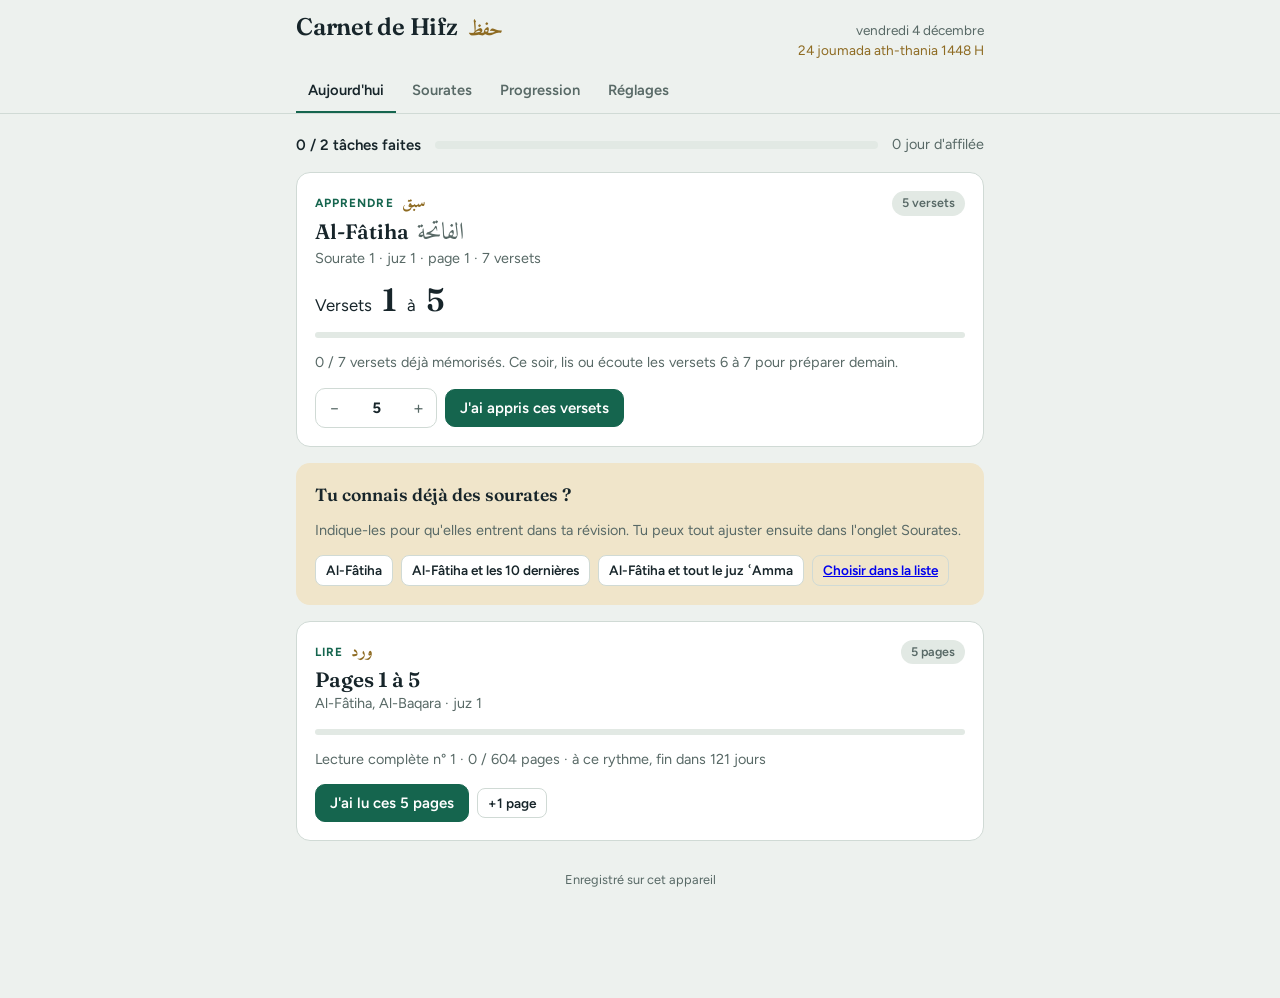
<file: coran/index.html>
<!doctype html>
<meta charset="utf-8">
<meta name="viewport" content="width=device-width,initial-scale=1,viewport-fit=cover">
<title>Carnet de Hifz</title>
<meta name="claude:viewport-fit-sides" content="cover">
<link rel="preconnect" href="https://fonts.googleapis.com">
<link rel="preconnect" href="https://fonts.gstatic.com" crossorigin>
<link rel="stylesheet" href="https://fonts.googleapis.com/css2?family=Amiri:wght@400;700&family=Figtree:wght@400;500;600;700&family=Fraunces:opsz,wght@9..144,500;9..144,600&display=swap">
<style>
/* Layout: one reading column like a mushaf page; sticky header with tabs; each daily task is a card named by its hifz term. */
:root {
  --bg: #EDF1EE; --surface: #FFFFFF; --surface-2: #E2E9E4; --ink: #17252A; --muted: #586966; --line: #D0DAD5;
  --accent: #15654E; --accent-ink: #FFFFFF; --accent-soft: #D4E8DF;
  --gold: #8E6B22; --gold-soft: #F0E5CA;
  --warn: #9C5A0B; --warn-soft: #F5E4CB; --bad: #A3362F; --bad-soft: #F4D9D5;
  --f-display: "Fraunces", Georgia, "Times New Roman", serif;
  --f-body: "Figtree", system-ui, -apple-system, "Segoe UI", sans-serif;
  --f-ar: "Amiri", "Noto Naskh Arabic", "Geeza Pro", serif;
  --r: 14px;
}
@media (prefers-color-scheme: dark) { :root:not([data-theme="light"]) {
  --bg: #0D1514; --surface: #142020; --surface-2: #1B2928; --ink: #E2ECE8; --muted: #93A6A1; --line: #283A37;
  --accent: #4DBD96; --accent-ink: #052219; --accent-soft: #173A30;
  --gold: #D8B565; --gold-soft: #3A3020;
  --warn: #E2A35A; --warn-soft: #3A2B17; --bad: #EE8B80; --bad-soft: #3D211F; color-scheme: dark } }
:root[data-theme="dark"] {
  --bg: #0D1514; --surface: #142020; --surface-2: #1B2928; --ink: #E2ECE8; --muted: #93A6A1; --line: #283A37;
  --accent: #4DBD96; --accent-ink: #052219; --accent-soft: #173A30;
  --gold: #D8B565; --gold-soft: #3A3020;
  --warn: #E2A35A; --warn-soft: #3A2B17; --bad: #EE8B80; --bad-soft: #3D211F; color-scheme: dark }

* { box-sizing: border-box }
[hidden] { display: none !important }
html, body { margin: 0 }
body { background: var(--bg); color: var(--ink); font: 15px/1.5 var(--f-body); -webkit-font-smoothing: antialiased }
body::before { content: ""; position: fixed; inset: 0 0 auto; height: env(safe-area-inset-top, 0px); z-index: 10; background: var(--bg) }
button, input, select, textarea { font: inherit; color: inherit }
:focus-visible { outline: 2px solid var(--accent); outline-offset: 2px }
.ar { font-family: var(--f-ar); direction: rtl; unicode-bidi: isolate }
.num { font-variant-numeric: tabular-nums }

.wrap { max-width: 720px; margin: 0 auto; padding-left: max(16px, env(safe-area-inset-left, 0px)); padding-right: max(16px, env(safe-area-inset-right, 0px)) }

header.top { position: sticky; top: env(safe-area-inset-top, 0px); z-index: 5; background: var(--bg); border-bottom: 1px solid var(--line) }
header.top .wrap { padding-block: 14px 0; display: grid; gap: 10px }
.brand { display: flex; align-items: baseline; justify-content: space-between; gap: 12px; flex-wrap: wrap }
.brand h1 { margin: 0; font: 600 1.5rem/1.1 var(--f-display); letter-spacing: -.01em }
.brand h1 .ar { font-size: 1.25rem; color: var(--gold); margin-left: 10px; font-weight: 700 }
.dates { color: var(--muted); font-size: .85rem; text-align: end }
.dates .hijri { color: var(--gold) }
nav.tabs { display: flex; gap: 4px; overflow-x: auto; scrollbar-width: none }
nav.tabs a { padding: 8px 12px 10px; color: var(--muted); text-decoration: none; font-weight: 600; font-size: .92rem; border-bottom: 2px solid transparent; white-space: nowrap }
nav.tabs a[aria-current="page"] { color: var(--ink); border-color: var(--accent) }

main .wrap { padding-block: 20px 96px; display: grid; gap: 16px }
section[data-view] { display: grid; gap: 16px }

.daybar { display: flex; align-items: center; gap: 14px; flex-wrap: wrap }
.daybar .lbl { font-weight: 600 }
.daybar .meter { flex: 1 1 160px; height: 8px; background: var(--surface-2); border-radius: 99px; overflow: hidden }
.daybar .meter i { display: block; height: 100%; background: var(--accent); border-radius: 99px; transition: width .4s }
.daybar .streak { color: var(--muted); font-size: .9rem }

.card { background: var(--surface); border: 1px solid var(--line); border-radius: var(--r); padding: 18px; display: grid; gap: 14px; min-width: 0 }
.card.done { background: color-mix(in srgb, var(--accent-soft) 45%, var(--surface)) }
.card-h { display: flex; justify-content: space-between; align-items: flex-start; gap: 12px }
.eyebrow { font-size: .74rem; font-weight: 700; letter-spacing: .09em; text-transform: uppercase; color: var(--accent); display: flex; align-items: baseline; gap: 8px }
.eyebrow .ar { font-size: 1.05rem; letter-spacing: 0; text-transform: none; color: var(--gold); font-weight: 700 }
.card h2 { margin: 2px 0 0; font: 600 1.3rem/1.25 var(--f-display); text-wrap: balance }
.card h2 .ar { font-size: 1.15em; margin-left: 8px; color: var(--muted); font-weight: 400 }
.card p { margin: 0 }
.sub { color: var(--muted); font-size: .9rem }
.chip { display: inline-flex; align-items: center; gap: 6px; padding: 3px 10px; border-radius: 99px; font-size: .78rem; font-weight: 600; white-space: nowrap; background: var(--surface-2); color: var(--muted) }
.chip.ok { background: var(--accent-soft); color: var(--accent) }
.chip.gold { background: var(--gold-soft); color: var(--gold) }
.chip.warn { background: var(--warn-soft); color: var(--warn) }
.chip.bad { background: var(--bad-soft); color: var(--bad) }

.verse-range { display: flex; align-items: baseline; gap: 10px; flex-wrap: wrap; font-size: 1.05rem }
.verse-range b { font: 600 2rem/1 var(--f-display); font-variant-numeric: tabular-nums }
.bar { height: 6px; background: var(--surface-2); border-radius: 99px; overflow: hidden }
.bar i { display: block; height: 100%; background: var(--accent); border-radius: 99px }
.bar.gold i { background: var(--gold) }

.row-actions { display: flex; gap: 8px; flex-wrap: wrap; align-items: center }
.btn { border: 1px solid var(--line); background: var(--surface); padding: 9px 14px; border-radius: 10px; font-weight: 600; cursor: pointer; display: inline-flex; align-items: center; gap: 6px; line-height: 1.2 }
.btn:hover { border-color: var(--accent) }
.btn.primary { background: var(--accent); color: var(--accent-ink); border-color: var(--accent) }
.btn.primary:hover { filter: brightness(1.08) }
.btn.ghost { background: transparent }
.btn.small { padding: 6px 10px; font-size: .85rem; border-radius: 8px }
.btn.danger { color: var(--bad); border-color: color-mix(in srgb, var(--bad) 45%, var(--line)) }
.btn.danger.armed { background: var(--bad); color: var(--surface); border-color: var(--bad) }
.btn[aria-pressed="true"] { background: var(--accent-soft); border-color: var(--accent); color: var(--accent) }
.stepper { display: inline-flex; align-items: center; border: 1px solid var(--line); border-radius: 10px; overflow: hidden; background: var(--surface) }
.stepper button { border: 0; background: transparent; width: 36px; height: 38px; cursor: pointer; font-size: 1.1rem; color: var(--muted) }
.stepper input { width: 48px; border: 0; text-align: center; background: transparent; font-weight: 700; font-variant-numeric: tabular-nums; -moz-appearance: textfield; appearance: textfield }
.stepper input::-webkit-inner-spin-button { -webkit-appearance: none; margin: 0 }

.list { display: grid; gap: 0; border-top: 1px solid var(--line) }
.item { display: grid; grid-template-columns: auto 1fr auto; gap: 12px; align-items: center; padding: 12px 0; border-bottom: 1px solid var(--line) }
.item:last-child { border-bottom: 0 }
.item .n { width: 34px; height: 34px; display: grid; place-items: center; font-size: .82rem; font-weight: 700; color: var(--gold); border: 1px solid var(--gold-soft); border-radius: 50%; font-variant-numeric: tabular-nums; background: color-mix(in srgb, var(--gold-soft) 40%, transparent) }
.item .t { min-width: 0 }
.item .t strong { font-weight: 600 }
.item .t .ar { color: var(--muted); margin-left: 8px }
.item.rate { grid-template-columns: auto 1fr }
.item.rate .grades { grid-column: 2; justify-content: flex-start }
.item .t .sub { display: block; font-size: .82rem }
.item.is-done .t strong { color: var(--muted); text-decoration: line-through; text-decoration-color: var(--line) }
.grades { display: flex; gap: 6px; flex-wrap: wrap; justify-content: flex-end }
.check { width: 30px; height: 30px; border-radius: 9px; border: 1.5px solid var(--line); background: var(--surface); cursor: pointer; display: grid; place-items: center; color: transparent; font-weight: 700 }
.check[aria-pressed="true"] { background: var(--accent); border-color: var(--accent); color: var(--accent-ink) }
.empty { color: var(--muted); font-size: .92rem; padding: 4px 0 }

.quick { background: var(--gold-soft); border-color: transparent }
.quick h2 { font-size: 1.1rem }

/* Sourates */
.filters { display: flex; gap: 8px; flex-wrap: wrap; align-items: center }
.search { flex: 1 1 220px; min-width: 0; border: 1px solid var(--line); background: var(--surface); border-radius: 10px; padding: 9px 12px }
.seg { display: flex; gap: 6px; flex-wrap: wrap }
.seg button { border: 1px solid var(--line); background: var(--surface); border-radius: 99px; padding: 5px 12px; font-size: .85rem; font-weight: 600; cursor: pointer; color: var(--muted) }
.seg button[aria-pressed="true"] { background: var(--ink); color: var(--bg); border-color: var(--ink) }
.surahs { display: grid; background: var(--surface); border: 1px solid var(--line); border-radius: var(--r); overflow: hidden }
.surahs details { border-bottom: 1px solid var(--line) }
.surahs details:last-child { border-bottom: 0 }
.surahs summary { list-style: none; cursor: pointer; display: grid; grid-template-columns: auto 1fr auto; gap: 12px; align-items: center; padding: 11px 14px }
.surahs summary::-webkit-details-marker { display: none }
.surahs summary:hover { background: color-mix(in srgb, var(--surface-2) 50%, transparent) }
.surahs .meta { min-width: 0; display: grid; gap: 5px }
.surahs .meta .line1 { display: flex; gap: 6px; align-items: baseline; flex-wrap: wrap }
.surahs .meta .ar { color: var(--muted); font-size: 1.05rem }
.surahs .meta .sub { font-size: .8rem }
.editor { padding: 4px 14px 16px 60px; display: grid; gap: 12px }
.editor label { display: flex; gap: 10px; align-items: center; flex-wrap: wrap }
@media (max-width: 480px) { .editor { padding-left: 14px } }

/* Progression */
.stats { display: grid; grid-template-columns: repeat(4, minmax(0, 1fr)); gap: 12px }
@media (max-width: 600px) { .stats { grid-template-columns: repeat(2, minmax(0, 1fr)) } }
.stat { background: var(--surface); border: 1px solid var(--line); border-radius: var(--r); padding: 14px; display: grid; gap: 2px }
.stat b { font: 600 1.7rem/1.1 var(--f-display); font-variant-numeric: tabular-nums }
.stat span { color: var(--muted); font-size: .82rem }
.stat .bar { margin-top: 8px }
.juz { display: grid; grid-template-columns: repeat(10, minmax(0, 1fr)); gap: 6px }
@media (max-width: 480px) { .juz { grid-template-columns: repeat(6, minmax(0, 1fr)) } }
.juz div { aspect-ratio: 1; max-width: 100%; border-radius: 9px; display: grid; place-items: center; font-size: .8rem; font-weight: 700; font-variant-numeric: tabular-nums; border: 1px solid var(--line); position: relative; overflow: hidden; color: var(--ink) }
.juz div i { position: absolute; inset: auto 0 0; background: color-mix(in srgb, var(--accent) 55%, transparent) }
.juz div span { position: relative }
.juz div.full { background: var(--accent); color: var(--accent-ink); border-color: var(--accent) }
.heat-wrap { overflow-x: auto }
.heat { display: grid; grid-auto-flow: column; grid-template-rows: repeat(7, 13px); gap: 3px; width: max-content }
.heat i { width: 13px; height: 13px; border-radius: 3px; background: var(--surface-2) }
.heat i[data-l="1"] { background: color-mix(in srgb, var(--accent) 35%, var(--surface-2)) }
.heat i[data-l="2"] { background: color-mix(in srgb, var(--accent) 65%, var(--surface-2)) }
.heat i[data-l="3"] { background: var(--accent) }
.heat i.future { background: transparent }
.legend { display: flex; gap: 6px; align-items: center; color: var(--muted); font-size: .8rem; flex-wrap: wrap }
.legend i { width: 12px; height: 12px; border-radius: 3px; display: inline-block; background: var(--surface-2) }

/* Réglages */
.form { display: grid; gap: 14px }
.field { display: grid; grid-template-columns: 1fr auto; gap: 4px 14px; align-items: center }
.field .sub { grid-column: 1 / -1 }
.field select { border: 1px solid var(--line); background: var(--surface); border-radius: 10px; padding: 8px 10px; max-width: 100% }
@media (max-width: 480px) { .field { grid-template-columns: 1fr } }
textarea { width: 100%; min-height: 110px; border: 1px solid var(--line); border-radius: 10px; background: var(--surface-2); padding: 10px; font: .8rem/1.4 ui-monospace, SFMono-Regular, Menlo, monospace; resize: vertical }
.sync { font-size: .8rem; color: var(--muted); text-align: center }

.toast { position: fixed; left: 50%; bottom: calc(18px + env(safe-area-inset-bottom, 0px)); transform: translate(-50%, 20px); opacity: 0; pointer-events: none; transition: .25s; background: var(--ink); color: var(--bg); padding: 10px 12px 10px 16px; border-radius: 12px; display: flex; gap: 12px; align-items: center; max-width: calc(100% - 32px); z-index: 20; font-size: .92rem }
.toast.show { opacity: 1; transform: translate(-50%, 0); pointer-events: auto }
.toast button { background: transparent; border: 1px solid color-mix(in srgb, var(--bg) 40%, transparent); color: var(--bg); border-radius: 8px; padding: 5px 10px; cursor: pointer; font-weight: 600 }
@media (prefers-reduced-motion: reduce) { * { transition: none !important; animation: none !important } }
</style>

<header class="top">
  <div class="wrap">
    <div class="brand">
      <h1>Carnet de Hifz<span class="ar" lang="ar">حفظ</span></h1>
      <div class="dates"><div id="date-g"></div><div class="hijri" id="date-h"></div></div>
    </div>
    <nav class="tabs" aria-label="Sections">
      <a href="#aujourdhui" data-tab="aujourdhui">Aujourd'hui</a>
      <a href="#sourates" data-tab="sourates">Sourates</a>
      <a href="#progression" data-tab="progression">Progression</a>
      <a href="#reglages" data-tab="reglages">Réglages</a>
    </nav>
  </div>
</header>

<main>
  <div class="wrap">
    <section data-view="aujourdhui" id="v-today"></section>
    <section data-view="sourates" id="v-surahs" hidden>
      <div class="filters">
        <input class="search" id="q" type="search" placeholder="Chercher une sourate (nom ou numéro)" aria-label="Chercher une sourate">
        <div class="seg" id="seg">
          <button data-f="all" aria-pressed="true">Toutes</button>
          <button data-f="done" aria-pressed="false">Mémorisées</button>
          <button data-f="part" aria-pressed="false">En cours</button>
          <button data-f="todo" aria-pressed="false">À apprendre</button>
          <button data-f="weak" aria-pressed="false">À renforcer</button>
        </div>
      </div>
      <div class="surahs" id="surah-list"></div>
    </section>
    <section data-view="progression" id="v-stats" hidden></section>
    <section data-view="reglages" id="v-settings" hidden></section>
    <p class="sync" id="sync">Enregistré sur cet appareil</p>
  </div>
</main>
<div class="toast" id="toast" role="status" aria-live="polite"><span id="toast-t"></span><button id="toast-undo" type="button">Annuler</button></div>

<script>
(function () {
'use strict';

/* ---------- Données : nom, nom arabe, nombre de versets, page de début (mushaf de Médine, 604 pages) ---------- */
const RAW = [
["Al-Fâtiha","الفاتحة",7,1],["Al-Baqara","البقرة",286,2],["Âl ʿImrân","آل عمران",200,50],["An-Nisâʾ","النساء",176,77],
["Al-Mâʾida","المائدة",120,106],["Al-Anʿâm","الأنعام",165,128],["Al-Aʿrâf","الأعراف",206,151],["Al-Anfâl","الأنفال",75,177],
["At-Tawba","التوبة",129,187],["Yûnus","يونس",109,208],["Hûd","هود",123,221],["Yûsuf","يوسف",111,235],
["Ar-Raʿd","الرعد",43,249],["Ibrâhîm","إبراهيم",52,255],["Al-Hijr","الحجر",99,262],["An-Nahl","النحل",128,267],
["Al-Isrâʾ","الإسراء",111,282],["Al-Kahf","الكهف",110,293],["Maryam","مريم",98,305],["Tâ-Hâ","طه",135,312],
["Al-Anbiyâʾ","الأنبياء",112,322],["Al-Hajj","الحج",78,332],["Al-Muʾminûn","المؤمنون",118,342],["An-Nûr","النور",64,350],
["Al-Furqân","الفرقان",77,359],["Ash-Shuʿarâʾ","الشعراء",227,367],["An-Naml","النمل",93,377],["Al-Qasas","القصص",88,385],
["Al-ʿAnkabût","العنكبوت",69,396],["Ar-Rûm","الروم",60,404],["Luqmân","لقمان",34,411],["As-Sajda","السجدة",30,415],
["Al-Ahzâb","الأحزاب",73,418],["Sabaʾ","سبأ",54,428],["Fâtir","فاطر",45,434],["Yâ-Sîn","يس",83,440],
["As-Sâffât","الصافات",182,446],["Sâd","ص",88,453],["Az-Zumar","الزمر",75,458],["Ghâfir","غافر",85,467],
["Fussilat","فصلت",54,477],["Ash-Shûrâ","الشورى",53,483],["Az-Zukhruf","الزخرف",89,489],["Ad-Dukhân","الدخان",59,496],
["Al-Jâthiya","الجاثية",37,499],["Al-Ahqâf","الأحقاف",35,502],["Muhammad","محمد",38,507],["Al-Fath","الفتح",29,511],
["Al-Hujurât","الحجرات",18,515],["Qâf","ق",45,518],["Adh-Dhâriyât","الذاريات",60,520],["At-Tûr","الطور",49,523],
["An-Najm","النجم",62,526],["Al-Qamar","القمر",55,528],["Ar-Rahmân","الرحمن",78,531],["Al-Wâqiʿa","الواقعة",96,534],
["Al-Hadîd","الحديد",29,537],["Al-Mujâdila","المجادلة",22,542],["Al-Hashr","الحشر",24,545],["Al-Mumtahana","الممتحنة",13,549],
["As-Saff","الصف",14,551],["Al-Jumuʿa","الجمعة",11,553],["Al-Munâfiqûn","المنافقون",11,554],["At-Taghâbun","التغابن",18,556],
["At-Talâq","الطلاق",12,558],["At-Tahrîm","التحريم",12,560],["Al-Mulk","الملك",30,562],["Al-Qalam","القلم",52,564],
["Al-Hâqqa","الحاقة",52,566],["Al-Maʿârij","المعارج",44,568],["Nûh","نوح",28,570],["Al-Jinn","الجن",28,572],
["Al-Muzzammil","المزمل",20,574],["Al-Muddaththir","المدثر",56,575],["Al-Qiyâma","القيامة",40,577],["Al-Insân","الإنسان",31,578],
["Al-Mursalât","المرسلات",50,580],["An-Nabaʾ","النبأ",40,582],["An-Nâziʿât","النازعات",46,583],["ʿAbasa","عبس",42,585],
["At-Takwîr","التكوير",29,586],["Al-Infitâr","الانفطار",19,587],["Al-Mutaffifîn","المطففين",36,587],["Al-Inshiqâq","الانشقاق",25,589],
["Al-Burûj","البروج",22,590],["At-Târiq","الطارق",17,591],["Al-Aʿlâ","الأعلى",19,591],["Al-Ghâshiya","الغاشية",26,592],
["Al-Fajr","الفجر",30,593],["Al-Balad","البلد",20,594],["Ash-Shams","الشمس",15,595],["Al-Layl","الليل",21,595],
["Ad-Duhâ","الضحى",11,596],["Ash-Sharh","الشرح",8,596],["At-Tîn","التين",8,597],["Al-ʿAlaq","العلق",19,597],
["Al-Qadr","القدر",5,598],["Al-Bayyina","البينة",8,598],["Az-Zalzala","الزلزلة",8,599],["Al-ʿÂdiyât","العاديات",11,599],
["Al-Qâriʿa","القارعة",11,600],["At-Takâthur","التكاثر",8,600],["Al-ʿAsr","العصر",3,601],["Al-Humaza","الهمزة",9,601],
["Al-Fîl","الفيل",5,601],["Quraysh","قريش",4,602],["Al-Mâʿûn","الماعون",7,602],["Al-Kawthar","الكوثر",3,602],
["Al-Kâfirûn","الكافرون",6,603],["An-Nasr","النصر",3,603],["Al-Masad","المسد",5,603],["Al-Ikhlâs","الإخلاص",4,604],
["Al-Falaq","الفلق",5,604],["An-Nâs","الناس",6,604]];
const PAGES = 604;
const fold = s => s.normalize('NFD').replace(/[̀-ͯ]/g, '').replace(/[ʿʾ'’\-\s]/g, '').toLowerCase();
const SUR = RAW.map((r, i) => ({ n: i + 1, name: r[0], ar: r[1], v: r[2], page: r[3], key: fold(r[0]) }));
// Pages approximatives : les sourates qui commencent sur la même page se partagent l'espace jusqu'à la suivante, au prorata des versets.
for (let i = 0; i < SUR.length;) {
  let j = i; while (j + 1 < SUR.length && SUR[j + 1].page === SUR[i].page) j++;
  const next = j + 1 < SUR.length ? SUR[j + 1].page : PAGES + 1;
  const span = next - SUR[i].page, vs = SUR.slice(i, j + 1).reduce((a, s) => a + s.v, 0);
  for (let k = i; k <= j; k++) SUR[k].pages = span * SUR[k].v / vs;
  i = j + 1;
}
let acc = 0; for (const s of SUR) { s.pos = acc; acc += s.pages; }
const juzOfPage = p => p < 22 ? 1 : Math.min(30, Math.floor((p - 22) / 20) + 2);
const juzStart = j => j === 1 ? 0 : 21 + 20 * (j - 2);
const juzEnd = j => j === 30 ? PAGES : juzStart(j + 1);
for (const s of SUR) s.juz = juzOfPage(s.page);
const TOTAL_V = SUR.reduce((a, s) => a + s.v, 0);
const sur = n => SUR[n - 1];
const surahAtPage = p => { let r = SUR[0]; for (const s of SUR) { if (s.page <= p) r = s; else break; } return r; };

/* ---------- Dates ---------- */
const pad = n => String(n).padStart(2, '0');
const iso = d => d.getFullYear() + '-' + pad(d.getMonth() + 1) + '-' + pad(d.getDate());
const today = () => iso(new Date());
const dnum = s => { const [y, m, d] = s.split('-').map(Number); return Math.round(Date.UTC(y, m - 1, d) / 864e5); };
const addDays = (s, k) => { const [y, m, d] = s.split('-').map(Number); return iso(new Date(y, m - 1, d + k)); };
const fmtDate = s => { const [y, m, d] = s.split('-').map(Number); return new Date(y, m - 1, d).toLocaleDateString('fr-FR', { day: 'numeric', month: 'short' }); };
const rel = s => { const k = dnum(s) - dnum(today()); if (k === 0) return "aujourd'hui"; if (k === 1) return 'demain'; if (k === -1) return 'hier'; return k > 0 ? 'dans ' + k + ' j' : 'il y a ' + (-k) + ' j'; };

/* ---------- État ---------- */
const KEY = 'carnet-hifz-v1';
const DEFAULTS = { newVerses: 5, revisePages: 3, readPages: 5, order: 'amma', recentDays: 30, maxIv: 30 };
const fresh = () => ({ v: 1, savedAt: 0, settings: { ...DEFAULTS }, s: {}, current: null, read: { page: 1, khatm: 0 }, log: {}, plan: null });
function normalize(o) {
  const f = fresh();
  if (!o || typeof o !== 'object') return f;
  return { ...f, ...o, settings: { ...DEFAULTS, ...(o.settings || {}) }, read: { ...f.read, ...(o.read || {}) }, s: o.s || {}, log: o.log || {} };
}
let st = (() => { try { return normalize(JSON.parse(localStorage.getItem(KEY))); } catch (e) { return fresh(); } })();
let remote = null, syncTimer = null;

function setSync(t) { document.getElementById('sync').textContent = t; }
function persist() {
  st.savedAt = Date.now();
  const cut = addDays(today(), -400);
  for (const d in st.log) if (d < cut) delete st.log[d];
  try { localStorage.setItem(KEY, JSON.stringify(st)); } catch (e) {}
  if (remote) {
    clearTimeout(syncTimer);
    syncTimer = setTimeout(() => {
      remote.set(JSON.parse(JSON.stringify(st)))
        .then(() => setSync('Enregistré sur ton compte'))
        .catch(() => setSync('Enregistré sur cet appareil seulement'));
    }, 600);
  }
}
async function connect() {
  if (!window.claude || !window.claude.use) return;
  try {
    const [db, user] = await Promise.all([window.claude.use('db'), window.claude.use('user')]);
    if (!db || !user) return;
    const id = await user.id();
    if (!id) return;
    const ref = db.doc('data/users/' + id + '/hifz');
    const snap = await ref.get();
    if (snap.exists) {
      const d = JSON.parse(JSON.stringify(snap.data()));
      if ((d.savedAt || 0) > (st.savedAt || 0)) {
        st = normalize(d);
        try { localStorage.setItem(KEY, JSON.stringify(st)); } catch (e) {}
        render();
      } else if (st.savedAt > (d.savedAt || 0)) await ref.set(JSON.parse(JSON.stringify(st)));
    } else if (st.savedAt) await ref.set(JSON.parse(JSON.stringify(st)));
    remote = ref;
    setSync('Enregistré sur ton compte');
  } catch (e) { /* on reste sur l'appareil */ }
}

/* ---------- Logique ---------- */
const S = n => st.s[n] || (st.s[n] = {});
const learned = n => (st.s[n] && st.s[n].k) || 0;
const isDone = n => learned(n) >= sur(n).v;
const L = d => st.log[d] || (st.log[d] = { l: 0, r: 0, t: 0 });
function orderList() {
  const o = st.settings.order, a = [];
  if (o === 'asc') for (let i = 1; i <= 114; i++) a.push(i);
  else if (o === 'desc') for (let i = 114; i >= 1; i--) a.push(i);
  else { a.push(1); for (let i = 114; i >= 78; i--) a.push(i); for (let i = 2; i <= 77; i++) a.push(i); }
  return a;
}
function currentSurah() {
  if (st.current && !isDone(st.current)) return st.current;
  const n = orderList().find(x => !isDone(x)) || null;
  st.current = n;
  return n;
}
function nextAfter(cur) {
  const o = orderList().filter(x => !isDone(x) && x !== cur);
  return o[0] || null;
}
function recentList() {
  const t = today(), win = st.settings.recentDays, out = [];
  for (const s of SUR) {
    const x = st.s[s.n];
    if (!x || !x.k) continue;
    if (isDone(s.n)) { if (x.d && dnum(t) - dnum(x.d) < win) out.push(s.n); }
    else out.push(s.n); // partie déjà apprise de la sourate en cours
  }
  return out.sort((a, b) => ((st.s[b].d || '9') > (st.s[a].d || '9') ? 1 : -1));
}
function dueDate(n) { const x = st.s[n]; return x.l ? addDays(x.l, x.iv || 1) : null; }
function oldPool() {
  const rec = new Set(recentList());
  return SUR.filter(s => isDone(s.n) && !rec.has(s.n)).map(s => s.n);
}
function score(n, t) {
  const x = st.s[n];
  const over = x.l ? (dnum(t) - dnum(x.l)) / (x.iv || 1) : 99;
  return over + (x.w ? 1 : 0);
}
function pickOld(t, exclude) {
  const ex = new Set(exclude || []);
  const cands = oldPool().filter(n => !ex.has(n)).sort((a, b) => score(b, t) - score(a, t));
  const due = cands.filter(n => { const d = dueDate(n); return !d || d <= t; });
  const out = []; let pages = 0;
  for (const n of due) { if (pages >= st.settings.revisePages && out.length) break; out.push(n); pages += sur(n).pages; }
  return out;
}
function plan() {
  const t = today();
  if (!st.plan || st.plan.date !== t) st.plan = { date: t, old: pickOld(t) };
  st.plan.old = st.plan.old.filter(n => isDone(n));
  return st.plan;
}

/* ---------- Annulation ---------- */
let undoSnap = null, toastTimer = null;
function act(msg, fn) {
  undoSnap = JSON.stringify(st);
  fn();
  persist(); render();
  const el = document.getElementById('toast');
  document.getElementById('toast-t').textContent = msg;
  el.classList.add('show');
  clearTimeout(toastTimer);
  toastTimer = setTimeout(() => el.classList.remove('show'), 5000);
}
document.getElementById('toast-undo').addEventListener('click', () => {
  if (!undoSnap) return;
  st = normalize(JSON.parse(undoSnap)); undoSnap = null;
  persist(); render();
  document.getElementById('toast').classList.remove('show');
});

/* ---------- Actions ---------- */
function learnVerses(n, k) {
  const s = sur(n), x = S(n), from = learned(n) + 1;
  k = Math.max(1, Math.min(k, s.v - learned(n)));
  act('Versets ' + from + '–' + (from + k - 1) + ' de ' + s.name + ' enregistrés', () => {
    x.k = learned(n) + k; L(today()).l += k;
    if (x.k >= s.v) { x.d = today(); x.l = today(); x.iv = 3; st.current = nextAfter(n); }
  });
}
function markRecent(n) {
  const x = S(n), t = today();
  if (x.l === t && x.rt === t) {
    act(sur(n).name + ' : révision retirée', () => { x.l = x.pl || null; delete x.rt; L(t).r = Math.max(0, L(t).r - 1); });
  } else {
    act(sur(n).name + ' révisée', () => { x.pl = x.l || null; x.l = t; x.rt = t; L(t).r += 1; });
  }
}
function grade(n, g) {
  const x = S(n), t = today(), iv = x.iv || 3, max = st.settings.maxIv;
  const already = x.gt === t;
  act(sur(n).name + ' : ' + ({ 3: 'solide', 2: 'hésitante', 1: 'à reprendre' })[g], () => {
    if (!already) { x.piv = iv; x.pl = x.l || null; L(t).r += 1; }
    const base = already ? (x.piv || 3) : iv;
    if (g === 3) { x.iv = Math.min(max, Math.max(2, Math.round(base * 2))); x.w = false; }
    else if (g === 2) { x.iv = Math.min(max, Math.max(1, Math.round(base * 1.2))); x.w = true; }
    else { x.iv = 1; x.w = true; }
    x.g = g; x.gt = t; x.l = t;
  });
}
function readPages(k) {
  const from = st.read.page;
  act('Pages ' + from + '–' + Math.min(PAGES, from + k - 1) + ' lues', () => {
    st.read.page += k; L(today()).t += k;
    while (st.read.page > PAGES) { st.read.page -= PAGES; st.read.khatm += 1; }
  });
}
function markKnown(list, msg) {
  act(msg, () => {
    const old = addDays(today(), -(st.settings.recentDays + 1));
    for (const n of list) { const x = S(n); x.k = sur(n).v; x.d = old; x.iv = 7; delete x.l; }
    st.plan = null;
  });
}

/* ---------- Rendu ---------- */
const esc = s => String(s).replace(/[&<>"]/g, c => ({ '&': '&amp;', '<': '&lt;', '>': '&gt;', '"': '&quot;' })[c]);
const pg = p => p < 1 ? '< 1 p.' : '≈ ' + (Math.round(p * 2) / 2).toLocaleString('fr-FR') + ' p.';
const title = s => esc(s.name) + '<span class="ar" lang="ar">' + s.ar + '</span>';

function streak() {
  let d = today(), k = 0;
  const has = x => { const e = st.log[x]; return e && (e.l || e.r || e.t); };
  if (!has(d)) d = addDays(d, -1);
  while (has(d)) { k++; d = addDays(d, -1); }
  return k;
}

function renderToday() {
  const t = today(), lg = st.log[t] || { l: 0, r: 0, t: 0 }, cfg = st.settings;
  const cur = currentSurah(), p = plan(), rec = recentList();
  const anyKnown = Object.keys(st.s).some(n => learned(+n) > 0);
  let tasks = 0, done = 0, html = '';

  // Apprendre
  if (cur) {
    const s = sur(cur), have = learned(cur), from = have + 1, goal = Math.min(cfg.newVerses, s.v - have), to = have + goal;
    const learnedToday = lg.l > 0;
    tasks++; if (learnedToday) done++;
    const tomorrowFrom = to + 1, tomorrowTo = Math.min(s.v, to + cfg.newVerses);
    html += '<article class="card' + (learnedToday ? ' done' : '') + '">' +
      '<div class="card-h"><div><div class="eyebrow">Apprendre <span class="ar" lang="ar">سبق</span></div>' +
      '<h2>' + title(s) + '</h2><p class="sub">Sourate ' + s.n + ' · juz ' + s.juz + ' · page ' + s.page + ' · ' + s.v + ' versets</p></div>' +
      (learnedToday ? '<span class="chip ok">+' + lg.l + ' versets aujourd\'hui</span>' : '<span class="chip">' + goal + ' versets</span>') + '</div>' +
      '<div class="verse-range"><span>Versets</span><b>' + from + '</b><span>à</span><b>' + to + '</b></div>' +
      '<div class="bar"><i style="width:' + (have / s.v * 100).toFixed(1) + '%"></i></div>' +
      '<p class="sub">' + have + ' / ' + s.v + ' versets déjà mémorisés' + (tomorrowFrom <= s.v ? '. Ce soir, lis ou écoute les versets ' + tomorrowFrom + ' à ' + tomorrowTo + ' pour préparer demain.' : '. Ce sont les derniers versets de la sourate.') + '</p>' +
      '<div class="row-actions"><div class="stepper"><button type="button" data-act="step" data-d="-1" aria-label="Un verset de moins">−</button>' +
      '<input id="learn-k" type="number" inputmode="numeric" min="1" max="' + (s.v - have) + '" value="' + goal + '" aria-label="Versets appris"><button type="button" data-act="step" data-d="1" aria-label="Un verset de plus">+</button></div>' +
      '<button class="btn primary" type="button" data-act="learn" data-n="' + cur + '">J\'ai appris ces versets</button></div></article>';
  } else {
    html += '<article class="card done"><div class="eyebrow">Apprendre <span class="ar" lang="ar">سبق</span></div><h2>Tout le Coran est mémorisé. Mabrouk !</h2><p class="sub">Continue la révision chaque jour pour le garder.</p></article>';
  }

  if (!anyKnown) {
    html += '<article class="card quick"><h2>Tu connais déjà des sourates ?</h2><p class="sub">Indique-les pour qu\'elles entrent dans ta révision. Tu peux tout ajuster ensuite dans l\'onglet Sourates.</p>' +
      '<div class="row-actions"><button class="btn small" data-act="known" data-set="fatiha">Al-Fâtiha</button>' +
      '<button class="btn small" data-act="known" data-set="last10">Al-Fâtiha et les 10 dernières</button>' +
      '<button class="btn small" data-act="known" data-set="amma">Al-Fâtiha et tout le juz ʿAmma</button>' +
      '<a class="btn small ghost" href="#sourates">Choisir dans la liste</a></div></article>';
  }

  // Réviser le récent
  if (rec.length) {
    const nDone = rec.filter(n => st.s[n].l === t).length;
    tasks++; if (nDone === rec.length) done++;
    html += '<article class="card' + (nDone === rec.length ? ' done' : '') + '"><div class="card-h"><div><div class="eyebrow">Réviser le récent <span class="ar" lang="ar">سبقي</span></div>' +
      '<h2>Ce que tu as appris ces ' + cfg.recentDays + ' derniers jours</h2></div><span class="chip' + (nDone === rec.length ? ' ok' : '') + '">' + nDone + ' / ' + rec.length + '</span></div><div class="list">' +
      rec.map(n => {
        const s = sur(n), x = st.s[n], ok = x.l === t, part = !isDone(n);
        const info = part ? 'Versets 1 à ' + x.k + ' (en cours)' : 'Terminée ' + rel(x.d) + ' · ' + pg(s.pages);
        return '<div class="item' + (ok ? ' is-done' : '') + '"><span class="n">' + n + '</span><div class="t"><strong>' + esc(s.name) + '</strong><span class="ar" lang="ar">' + s.ar + '</span><span class="sub">' + info + '</span></div>' +
          '<button class="check" type="button" data-act="rec" data-n="' + n + '" aria-pressed="' + ok + '" aria-label="' + esc(s.name) + ' révisée">✓</button></div>';
      }).join('') + '</div></article>';
  }

  // Réviser l'ancien
  const pool = oldPool();
  if (pool.length) {
    const items = p.old, rated = items.filter(n => st.s[n].gt === t).length;
    const pages = items.reduce((a, n) => a + sur(n).pages, 0);
    if (items.length) { tasks++; if (rated === items.length) done++; }
    html += '<article class="card' + (items.length && rated === items.length ? ' done' : '') + '"><div class="card-h"><div><div class="eyebrow">Réviser l\'ancien <span class="ar" lang="ar">منزل</span></div>' +
      '<h2>' + (items.length ? 'Les sourates qui arrivent à échéance' : 'Ta révision est à jour') + '</h2>' +
      '<p class="sub">' + (items.length ? pg(pages) + ' sur un objectif de ' + cfg.revisePages + ' pages. Récite de mémoire, puis dis comment ça s\'est passé.' : 'Aucune sourate ancienne n\'est due aujourd\'hui.') + '</p></div>' +
      (items.length ? '<span class="chip' + (rated === items.length ? ' ok' : '') + '">' + rated + ' / ' + items.length + '</span>' : '') + '</div>' +
      (items.length ? '<div class="list">' + items.map(n => {
        const s = sur(n), x = st.s[n], g = x.gt === t ? x.g : 0;
        const info = x.gt === t ? 'Prochaine révision ' + rel(dueDate(n)) : x.l ? 'Dernière révision ' + rel(x.l) : 'Pas encore révisée ici';
        return '<div class="item rate' + (g ? ' is-done' : '') + '"><span class="n">' + n + '</span><div class="t"><strong>' + esc(s.name) + '</strong><span class="ar" lang="ar">' + s.ar + '</span>' +
          '<span class="sub">' + pg(s.pages) + ' · ' + info + (x.w && !g ? ' · <span style="color:var(--warn)">à renforcer</span>' : '') + '</span></div>' +
          '<div class="grades">' + [[3, 'Solide'], [2, 'Hésitante'], [1, 'Oubliée']].map(([v, l]) => '<button class="btn small" type="button" data-act="grade" data-n="' + n + '" data-g="' + v + '" aria-pressed="' + (g === v) + '">' + l + '</button>').join('') + '</div></div>';
      }).join('') + '</div>' : '') +
      '<div class="row-actions"><button class="btn small ghost" type="button" data-act="more">Ajouter une sourate à réviser</button></div></article>';
  }

  // Lire
  const r = st.read, rp = cfg.readPages, end = Math.min(PAGES, r.page + rp - 1);
  const names = []; for (let q = r.page; q <= end; q++) { const s = surahAtPage(q); if (!names.includes(s)) names.push(s); }
  const readToday = lg.t > 0;
  tasks++; if (readToday) done++;
  html += '<article class="card' + (readToday ? ' done' : '') + '"><div class="card-h"><div><div class="eyebrow">Lire <span class="ar" lang="ar">ورد</span></div>' +
    '<h2>Pages ' + r.page + ' à ' + end + '</h2><p class="sub">' + names.map(s => esc(s.name)).join(', ') + ' · juz ' + juzOfPage(r.page) + '</p></div>' +
    (readToday ? '<span class="chip ok">' + lg.t + ' p. lues</span>' : '<span class="chip">' + rp + ' pages</span>') + '</div>' +
    '<div class="bar gold"><i style="width:' + ((r.page - 1) / PAGES * 100).toFixed(1) + '%"></i></div>' +
    '<p class="sub">Lecture complète n° ' + (r.khatm + 1) + ' · ' + (r.page - 1) + ' / 604 pages' + (r.khatm ? ' · ' + r.khatm + ' khatma terminée' + (r.khatm > 1 ? 's' : '') : '') + ' · à ce rythme, fin dans ' + Math.ceil((PAGES - r.page + 1) / rp) + ' jours</p>' +
    '<div class="row-actions"><button class="btn primary" type="button" data-act="read" data-k="' + rp + '">J\'ai lu ces ' + rp + ' pages</button>' +
    '<button class="btn small ghost" type="button" data-act="read" data-k="1">+1 page</button></div></article>';

  const bar = '<div class="daybar"><span class="lbl">' + (done === tasks ? 'Programme du jour terminé' : done + ' / ' + tasks + ' tâches faites') + '</span>' +
    '<div class="meter"><i style="width:' + (tasks ? done / tasks * 100 : 0) + '%"></i></div><span class="streak">' + streak() + ' jour' + (streak() > 1 ? 's' : '') + ' d\'affilée</span></div>';
  document.getElementById('v-today').innerHTML = bar + html;
}

let filter = 'all', openN = null;
function statusOf(n) {
  const k = learned(n), x = st.s[n];
  if (k >= sur(n).v) return x && x.w ? 'weak' : 'done';
  return k > 0 || st.current === n ? 'part' : 'todo';
}
function renderSurahs() {
  const q = fold(document.getElementById('q').value.trim()), t = today(), cur = currentSurah();
  const rows = SUR.filter(s => {
    if (q && !(s.key.includes(q) || String(s.n) === q || s.ar.includes(q))) return false;
    const stt = statusOf(s.n);
    if (filter === 'all') return true;
    if (filter === 'done') return stt === 'done' || stt === 'weak';
    return stt === filter;
  });
  document.getElementById('surah-list').innerHTML = rows.length ? rows.map(s => {
    const k = learned(s.n), x = st.s[s.n] || {}, stt = statusOf(s.n);
    const chip = { done: '<span class="chip ok">Mémorisée</span>', weak: '<span class="chip warn">À renforcer</span>', part: '<span class="chip gold">' + (s.n === cur ? 'En cours · ' : '') + k + '/' + s.v + '</span>', todo: '<span class="chip">À apprendre</span>' }[stt];
    const due = isDone(s.n) && x.l ? 'Dernière révision ' + rel(x.l) + ' · prochaine ' + rel(dueDate(s.n)) : (isDone(s.n) ? 'Pas encore révisée ici' : '');
    return '<details data-n="' + s.n + '"' + (openN === s.n ? ' open' : '') + '><summary><span class="item"><span class="n">' + s.n + '</span></span>' +
      '<span class="meta"><span class="line1"><strong>' + esc(s.name) + '</strong><span class="ar" lang="ar">' + s.ar + '</span></span>' +
      '<span class="sub">' + s.v + ' versets · juz ' + s.juz + ' · p. ' + s.page + ' · ' + pg(s.pages) + '</span>' +
      (k ? '<span class="bar' + (isDone(s.n) ? '' : ' gold') + '"><i style="width:' + (k / s.v * 100).toFixed(1) + '%"></i></span>' : '') + '</span>' + chip + '</summary>' +
      '<div class="editor">' + (due ? '<p class="sub">' + due + '</p>' : '') +
      '<label>Versets mémorisés <span class="stepper"><button type="button" data-act="estep" data-d="-1" aria-label="Moins">−</button><input type="number" id="ek-' + s.n + '" min="0" max="' + s.v + '" value="' + k + '" inputmode="numeric" aria-label="Versets mémorisés"><button type="button" data-act="estep" data-d="1" aria-label="Plus">+</button></span> / ' + s.v +
      ' <button class="btn small" type="button" data-act="eset" data-n="' + s.n + '">Enregistrer</button></label>' +
      '<div class="row-actions">' +
      (!isDone(s.n) ? '<button class="btn small" type="button" data-act="known1" data-n="' + s.n + '">Je la connais déjà</button><button class="btn small" type="button" data-act="fin" data-n="' + s.n + '">Je viens de la terminer</button>' : '') +
      (!isDone(s.n) && s.n !== cur ? '<button class="btn small" type="button" data-act="cur" data-n="' + s.n + '">L\'apprendre maintenant</button>' : '') +
      (isDone(s.n) ? '<button class="btn small" type="button" data-act="weak" data-n="' + s.n + '" aria-pressed="' + !!x.w + '">À renforcer</button>' : '') +
      (k ? '<button class="btn small ghost" type="button" data-act="zero" data-n="' + s.n + '">Remettre à zéro</button>' : '') +
      '</div></div></details>';
  }).join('') : '<p class="empty" style="padding:14px">Aucune sourate ne correspond.</p>';
}

function renderStats() {
  const t = today();
  let vers = 0, pages = 0, nDone = 0, weak = [];
  for (const s of SUR) { const k = learned(s.n); vers += k; pages += s.pages * k / s.v; if (k >= s.v) { nDone++; if (st.s[s.n].w) weak.push(s); } }
  const pct = x => (x * 100).toFixed(x < .1 ? 1 : 0).replace('.', ',') + ' %';
  const juz = []; for (let j = 1; j <= 30; j++) {
    const a = juzStart(j), b = juzEnd(j); let m = 0;
    for (const s of SUR) { const k = learned(s.n); if (!k) continue; const e = s.pos + s.pages * k / s.v; m += Math.max(0, Math.min(b, e) - Math.max(a, s.pos)); }
    juz.push(m / (b - a));
  }
  const fullJuz = juz.filter(x => x > .995).length;
  // Carte d'activité : 18 semaines, du lundi au dimanche
  const now = new Date(), dow = (now.getDay() + 6) % 7, start = addDays(t, -dow - 17 * 7);
  let cells = '';
  for (let i = 0; i < 18 * 7; i++) {
    const d = addDays(start, i), e = st.log[d];
    if (d > t) { cells += '<i class="future"></i>'; continue; }
    const l = e ? (e.l > 0) + (e.r > 0) + (e.t > 0) : 0;
    cells += '<i data-l="' + l + '" title="' + fmtDate(d) + (l ? ' · ' + l + '/3' : '') + '"></i>';
  }
  const first = Object.keys(st.log).sort()[0] || t, span = Math.max(1, Math.min(30, dnum(t) - dnum(first) + 1));
  const last30 = Array.from({ length: 30 }, (_, i) => st.log[addDays(t, -i)] || { l: 0, r: 0, t: 0 });
  const v30 = last30.reduce((a, e) => a + e.l, 0), r30 = last30.reduce((a, e) => a + e.r, 0), t30 = last30.reduce((a, e) => a + e.t, 0);
  const remaining = TOTAL_V - vers, perDay = v30 / span;
  const eta = span >= 7 && remaining && perDay > 0 ? Math.round(remaining / perDay) : null;

  document.getElementById('v-stats').innerHTML =
    '<div class="stats">' +
    '<div class="stat"><b>' + nDone + '</b><span>sourates sur 114</span><div class="bar"><i style="width:' + (nDone / 114 * 100) + '%"></i></div></div>' +
    '<div class="stat"><b>' + vers.toLocaleString('fr-FR') + '</b><span>versets sur 6 236 · ' + pct(vers / TOTAL_V) + '</span><div class="bar"><i style="width:' + (vers / TOTAL_V * 100) + '%"></i></div></div>' +
    '<div class="stat"><b>' + Math.round(pages) + '</b><span>pages sur 604 (≈)</span><div class="bar"><i style="width:' + (pages / PAGES * 100) + '%"></i></div></div>' +
    '<div class="stat"><b>' + fullJuz + '</b><span>juz complets sur 30</span><div class="bar"><i style="width:' + (fullJuz / 30 * 100) + '%"></i></div></div></div>' +
    '<article class="card"><div class="eyebrow">Les 30 juz <span class="ar" lang="ar">الأجزاء</span></div><div class="juz">' +
    juz.map((x, i) => '<div class="' + (x > .995 ? 'full' : '') + '" title="Juz ' + (i + 1) + ' · ' + Math.round(x * 100) + ' %">' + (x > .995 ? '' : '<i style="height:' + (x * 100).toFixed(0) + '%"></i>') + '<span>' + (i + 1) + '</span></div>').join('') +
    '</div><p class="sub">Le remplissage montre la part de chaque juz que tu as mémorisée.</p></article>' +
    '<article class="card"><div class="card-h"><div><div class="eyebrow">Régularité</div><h2>' + streak() + ' jour' + (streak() > 1 ? 's' : '') + ' d\'affilée</h2></div></div>' +
    '<div class="heat-wrap"><div class="heat">' + cells + '</div></div>' +
    '<div class="legend">Tâches faites dans la journée (apprendre, réviser, lire) : <i></i>0 <i style="background:color-mix(in srgb,var(--accent) 35%,var(--surface-2))"></i>1 <i style="background:color-mix(in srgb,var(--accent) 65%,var(--surface-2))"></i>2 <i style="background:var(--accent)"></i>3</div>' +
    '<p class="sub">Sur 30 jours : ' + v30 + ' versets appris, ' + r30 + ' révisions, ' + t30 + ' pages lues.' + (eta ? ' À ce rythme, il te reste environ ' + (eta > 730 ? Math.round(eta / 365) + ' ans' : eta > 60 ? Math.round(eta / 30) + ' mois' : eta + ' jours') + ' pour terminer le Coran.' : '') + '</p></article>' +
    (weak.length ? '<article class="card"><div class="eyebrow">À renforcer</div><div class="list">' + weak.map(s => '<div class="item"><span class="n">' + s.n + '</span><div class="t"><strong>' + esc(s.name) + '</strong><span class="ar" lang="ar">' + s.ar + '</span><span class="sub">Prochaine révision ' + rel(dueDate(s.n) || t) + '</span></div><span></span></div>').join('') + '</div></article>' : '');
}

function renderSettings() {
  if (document.getElementById('v-settings').childElementCount) { syncSettings(); return; }
  const f = (id, label, help, min, max) => '<div class="field"><label for="' + id + '"><strong>' + label + '</strong></label><div class="stepper"><button type="button" data-act="sstep" data-d="-1" aria-label="Moins">−</button><input id="' + id + '" data-key="' + id.slice(4) + '" type="number" min="' + min + '" max="' + max + '" inputmode="numeric"><button type="button" data-act="sstep" data-d="1" aria-label="Plus">+</button></div><p class="sub">' + help + '</p></div>';
  document.getElementById('v-settings').innerHTML =
    '<article class="card"><div class="eyebrow">Mon rythme</div><div class="form">' +
    f('set-newVerses', 'Nouveaux versets par jour', 'Ce que tu apprends chaque jour. Pour les longues sourates, 3 à 5 versets suffisent souvent.', 1, 50) +
    f('set-revisePages', 'Pages de révision ancienne par jour', 'Le volume de sourates anciennes proposé chaque jour.', 1, 60) +
    f('set-readPages', 'Pages de lecture par jour', '20 pages par jour = une lecture complète par mois.', 1, 60) +
    f('set-recentDays', 'Durée de la révision récente (jours)', 'Une sourate terminée est révisée chaque jour pendant cette durée, puis passe en révision ancienne.', 3, 120) +
    f('set-maxIv', 'Écart maximum entre deux révisions (jours)', 'Même une sourate solide revient au moins à cette fréquence.', 3, 120) +
    '<div class="field"><label for="set-order"><strong>Ordre d\'apprentissage</strong></label><select id="set-order" data-key="order">' +
    '<option value="amma">Al-Fâtiha, puis juz ʿAmma (An-Nâs → An-Nabaʾ), puis Al-Baqara →</option>' +
    '<option value="desc">De An-Nâs vers Al-Fâtiha</option><option value="asc">De Al-Fâtiha vers An-Nâs</option></select>' +
    '<p class="sub">Tu peux aussi choisir n\'importe quelle sourate dans l\'onglet Sourates avec « L\'apprendre maintenant ».</p></div>' +
    '<div class="field"><label for="set-page"><strong>Page actuelle de lecture</strong></label><div class="stepper"><button type="button" data-act="pstep" data-d="-1" aria-label="Moins">−</button><input id="set-page" type="number" min="1" max="604" inputmode="numeric"><button type="button" data-act="pstep" data-d="1" aria-label="Plus">+</button></div><p class="sub">Pour reprendre ta lecture là où tu en es dans ton mushaf.</p></div>' +
    '</div></article>' +
    '<article class="card"><div class="eyebrow">Sauvegarde</div><p class="sub">Garde une copie de ta progression (par exemple dans tes notes), ou colle une sauvegarde ici pour la restaurer.</p>' +
    '<div class="row-actions"><button class="btn small" type="button" data-act="export">Copier ma sauvegarde</button><button class="btn small" type="button" data-act="import">Restaurer depuis le texte collé</button></div>' +
    '<textarea id="backup" aria-label="Texte de sauvegarde" placeholder="Colle ta sauvegarde ici"></textarea>' +
    '<div class="row-actions"><button class="btn small danger" type="button" data-act="reset" id="reset-btn">Tout effacer</button></div></article>';
  syncSettings();
}
function syncSettings() {
  for (const el of document.querySelectorAll('#v-settings [data-key]')) if (document.activeElement !== el) el.value = st.settings[el.dataset.key];
  const p = document.getElementById('set-page'); if (p && document.activeElement !== p) p.value = st.read.page;
}

function renderDates() {
  const d = new Date();
  document.getElementById('date-g').textContent = d.toLocaleDateString('fr-FR', { weekday: 'long', day: 'numeric', month: 'long' });
  try { document.getElementById('date-h').textContent = new Intl.DateTimeFormat('fr-FR-u-ca-islamic-umalqura', { day: 'numeric', month: 'long', year: 'numeric' }).format(d).replace(/\s?(AH|ap\. ?J\.-C\.|ère.*)$/i, '') + ' H'; } catch (e) {}
}

const VIEWS = ['aujourdhui', 'sourates', 'progression', 'reglages'];
let view = VIEWS.includes(location.hash.slice(1)) ? location.hash.slice(1) : 'aujourdhui';
function render() {
  renderDates();
  for (const v of VIEWS) document.querySelector('[data-view="' + v + '"]').hidden = v !== view;
  for (const a of document.querySelectorAll('[data-tab]')) { if (a.dataset.tab === view) a.setAttribute('aria-current', 'page'); else a.removeAttribute('aria-current'); }
  if (view === 'aujourdhui') renderToday();
  else if (view === 'sourates') renderSurahs();
  else if (view === 'progression') renderStats();
  else renderSettings();
}
window.addEventListener('hashchange', () => { const h = location.hash.slice(1); if (VIEWS.includes(h)) { view = h; render(); window.scrollTo(0, 0); } });
document.querySelector('nav.tabs').addEventListener('click', e => { const a = e.target.closest('[data-tab]'); if (a && a.dataset.tab === view) { e.preventDefault(); render(); } });

/* ---------- Événements ---------- */
const clampInput = (inp, d) => { const v = (parseInt(inp.value, 10) || 0) + d; inp.value = Math.max(+inp.min, Math.min(+inp.max, v)); return +inp.value; };
let resetArmed = null;
document.addEventListener('click', e => {
  const b = e.target.closest('[data-act]'); if (!b) return;
  const a = b.dataset.act, n = +b.dataset.n;
  if (a === 'step' || a === 'estep') { e.preventDefault(); clampInput(b.parentElement.querySelector('input'), +b.dataset.d); return; }
  if (a === 'learn') { const k = parseInt(document.getElementById('learn-k').value, 10); if (k > 0) learnVerses(n, k); return; }
  if (a === 'rec') return markRecent(n);
  if (a === 'grade') return grade(n, +b.dataset.g);
  if (a === 'read') return readPages(+b.dataset.k);
  if (a === 'more') {
    const p = plan(), extra = oldPool().filter(x => !p.old.includes(x)).sort((x, y) => score(y, today()) - score(x, today()))[0];
    if (extra) act(sur(extra).name + ' ajoutée à la révision', () => { p.old.push(extra); });
    return;
  }
  if (a === 'known') {
    const set = b.dataset.set, list = [1];
    if (set === 'last10') for (let i = 105; i <= 114; i++) list.push(i);
    if (set === 'amma') for (let i = 78; i <= 114; i++) list.push(i);
    return markKnown(list, list.length + ' sourate' + (list.length > 1 ? 's' : '') + ' ajoutée' + (list.length > 1 ? 's' : '') + ' à ta révision');
  }
  if (a === 'eset') {
    const k = Math.max(0, Math.min(sur(n).v, parseInt(document.getElementById('ek-' + n).value, 10) || 0));
    return act(sur(n).name + ' : ' + k + ' versets mémorisés', () => {
      const x = S(n), was = isDone(n); x.k = k;
      if (k >= sur(n).v && !was) { x.d = today(); x.l = today(); x.iv = 3; if (st.current === n) st.current = null; }
      if (k < sur(n).v) { delete x.d; }
      st.plan = null;
    });
  }
  if (a === 'known1') return markKnown([n], sur(n).name + ' ajoutée à la révision ancienne');
  if (a === 'fin') return act(sur(n).name + ' terminée', () => { const x = S(n); x.k = sur(n).v; x.d = today(); x.l = today(); x.iv = 3; if (st.current === n) st.current = null; st.plan = null; });
  if (a === 'cur') return act(sur(n).name + ' devient la sourate en cours', () => { st.current = n; });
  if (a === 'weak') return act(sur(n).name + (st.s[n].w ? ' n\'est plus à renforcer' : ' à renforcer'), () => { const x = S(n); x.w = !x.w; if (x.w) x.iv = 1; });
  if (a === 'zero') return act(sur(n).name + ' remise à zéro', () => { delete st.s[n]; st.plan = null; });
  if (a === 'sstep') { const inp = b.parentElement.querySelector('input'); clampInput(inp, +b.dataset.d); inp.dispatchEvent(new Event('change', { bubbles: true })); return; }
  if (a === 'pstep') { const inp = document.getElementById('set-page'); clampInput(inp, +b.dataset.d); inp.dispatchEvent(new Event('change', { bubbles: true })); return; }
  if (a === 'export') {
    const txt = JSON.stringify(st), ta = document.getElementById('backup');
    ta.value = txt;
    const fallback = () => { ta.focus(); ta.select(); setSync('Sauvegarde affichée : sélectionne-la et copie-la'); };
    try { navigator.clipboard.writeText(txt).then(() => setSync('Sauvegarde copiée dans le presse-papiers'), fallback); } catch (err) { fallback(); }
    return;
  }
  if (a === 'import') {
    try {
      const o = JSON.parse(document.getElementById('backup').value);
      if (!o || typeof o.s !== 'object') throw 0;
      act('Sauvegarde restaurée', () => { st = normalize(o); });
    } catch (err) { setSync('Ce texte n\'est pas une sauvegarde valide du Carnet de Hifz.'); }
    return;
  }
  if (a === 'reset') {
    if (!resetArmed) { b.classList.add('armed'); b.textContent = 'Confirmer : tout effacer'; resetArmed = setTimeout(() => { b.classList.remove('armed'); b.textContent = 'Tout effacer'; resetArmed = null; }, 4000); return; }
    clearTimeout(resetArmed); resetArmed = null; b.classList.remove('armed'); b.textContent = 'Tout effacer';
    return act('Progression effacée', () => { const keep = st.settings; st = fresh(); st.settings = keep; });
  }
});
document.addEventListener('change', e => {
  const el = e.target;
  if (el.id === 'set-page') { const p = Math.max(1, Math.min(PAGES, parseInt(el.value, 10) || 1)); st.read.page = p; persist(); return; }
  if (el.dataset && el.dataset.key && el.closest('#v-settings')) {
    const k = el.dataset.key;
    st.settings[k] = k === 'order' ? el.value : Math.max(+el.min, Math.min(+el.max, parseInt(el.value, 10) || DEFAULTS[k]));
    if (k === 'order' && !learned(st.current)) st.current = null;
    if (k === 'revisePages' || k === 'recentDays') st.plan = null;
    persist(); syncSettings();
  }
});
document.addEventListener('toggle', e => {
  const d = e.target; if (!(d instanceof HTMLDetailsElement)) return;
  if (d.open) openN = +d.dataset.n; else if (openN === +d.dataset.n) openN = null;
}, true);
document.getElementById('q').addEventListener('input', renderSurahs);
document.getElementById('seg').addEventListener('click', e => {
  const b = e.target.closest('[data-f]'); if (!b) return;
  filter = b.dataset.f;
  for (const x of document.querySelectorAll('#seg [data-f]')) x.setAttribute('aria-pressed', x === b);
  renderSurahs();
});
// Changement de jour pendant que la page est ouverte
document.addEventListener('visibilitychange', () => { if (!document.hidden) render(); });

render();
connect();
})();
</script>
</file>
<file: css/fonts.css>
@font-face { font-family: 'Jost'; font-style: normal; font-weight: 300; font-display: swap; src: url(../assets/fonts/jost-latin-300-normal.woff2) format('woff2'); }
@font-face { font-family: 'Jost'; font-style: normal; font-weight: 400; font-display: swap; src: url(../assets/fonts/jost-latin-400-normal.woff2) format('woff2'); }
@font-face { font-family: 'Jost'; font-style: normal; font-weight: 500; font-display: swap; src: url(../assets/fonts/jost-latin-500-normal.woff2) format('woff2'); }
@font-face { font-family: 'Playfair Display'; font-style: normal; font-weight: 400; font-display: swap; src: url(../assets/fonts/playfair-display-latin-400-normal.woff2) format('woff2'); }
@font-face { font-family: 'Playfair Display'; font-style: italic; font-weight: 400; font-display: swap; src: url(../assets/fonts/playfair-display-latin-400-italic.woff2) format('woff2'); }
@font-face { font-family: 'Playfair Display'; font-style: normal; font-weight: 500; font-display: swap; src: url(../assets/fonts/playfair-display-latin-500-normal.woff2) format('woff2'); }
</file>
<file: css/site.css>
/* Awrabaya — the page: a light, fast boutique front.
   Ivory, sand, taupe, espresso, antique gold. Playfair Display for titles, Jost for text. */
:root {
    --ink: #2a211b; --ink-soft: #574940; --taupe: #8c7766; --sand: #e9dfd1; --sand-deep: #dccdb9;
    --ivory: #f6f1ea; --paper: #fbf8f3; --gold: #a8875a; --gold-light: #d2bc94;
    --serif: 'Playfair Display', 'Times New Roman', serif;
    --sans: 'Jost', 'Helvetica Neue', Arial, sans-serif;
    --gutter: clamp(20px, 5vw, 72px);
    --header-h: 72px;
}
*, *::before, *::after { box-sizing: border-box; }
html { scroll-behavior: smooth; scroll-padding-top: var(--header-h); background: var(--ivory); }
body {
    margin: 0; background: var(--ivory); color: var(--ink);
    font: 300 16px/1.7 var(--sans); -webkit-font-smoothing: antialiased; overflow-x: hidden;
}
img, svg { display: block; }
a { color: inherit; }
button { font: inherit; color: inherit; cursor: pointer; }
::selection { background: var(--gold-light); color: var(--ink); }

/* ---------------------------------------------------------------- type */
.eyebrow {
    margin: 0 0 18px; display: flex; align-items: center; gap: 14px;
    font: 500 10.5px/1 var(--sans); letter-spacing: 0.32em; text-transform: uppercase; color: var(--taupe);
}
.eyebrow::before { content: ''; width: 28px; height: 1px; background: var(--gold); }
.display {
    margin: 0; font: 400 clamp(40px, 5.6vw, 84px)/1.04 var(--serif); letter-spacing: -0.012em; color: var(--ink);
}
.display em { display: block; font-style: italic; color: var(--taupe); }
.lead { margin: 24px 0 0; max-width: 34em; font-size: clamp(15px, 1.15vw, 17px); color: var(--ink-soft); line-height: 1.85; }

/* ---------------------------------------------------------------- buttons */
.btn {
    display: inline-flex; align-items: center; justify-content: center; gap: 12px;
    padding: 17px 26px; border: 1px solid var(--ink); border-radius: 0; background: transparent;
    font: 500 11px/1 var(--sans); letter-spacing: 0.22em; text-transform: uppercase; text-decoration: none; color: var(--ink);
    position: relative; transition: background 0.35s, color 0.35s, border-color 0.35s, box-shadow 0.35s;
}
.btn svg { width: 17px; height: 17px; flex: 0 0 17px; }
.btn-dark { background: var(--ink); color: var(--ivory); }
.btn-dark::after { content: ''; position: absolute; inset: 4px; border: 1px solid rgba(210, 188, 148, 0.4); pointer-events: none; }
.btn-dark svg { color: var(--gold-light); }
.btn-line { border-color: rgba(42, 33, 27, 0.3); }
@media (hover: hover) {
    .btn-dark:hover { box-shadow: 0 16px 34px rgba(42, 33, 27, 0.2); }
    .btn-line:hover { background: var(--ink); color: var(--ivory); border-color: var(--ink); }
}

/* ---------------------------------------------------------------- header */
.site-header {
    position: sticky; top: 0; z-index: 50; height: var(--header-h);
    display: grid; grid-template-columns: 1fr auto 1fr; align-items: center; gap: 24px; padding: 0 var(--gutter);
    background: rgba(246, 241, 234, 0.82); -webkit-backdrop-filter: blur(14px); backdrop-filter: blur(14px);
    border-bottom: 1px solid transparent; transition: border-color 0.4s, background 0.4s;
}
.site-header.is-scrolled { border-bottom-color: rgba(42, 33, 27, 0.08); background: rgba(246, 241, 234, 0.92); }
.brand { justify-self: start; color: var(--ink); }
.brand-mark { display: block; width: 132px; }
.brand-mark svg { width: 100%; height: auto; }
.header-nav { display: flex; gap: 34px; }
.nav-link {
    position: relative; padding: 6px 0; text-decoration: none;
    font: 400 11px/1 var(--sans); letter-spacing: 0.2em; text-transform: uppercase; color: rgba(42, 33, 27, 0.55);
    transition: color 0.3s;
}
.nav-link::after { content: ''; position: absolute; left: 0; right: 0; bottom: 0; height: 1px; background: var(--gold); transform: scaleX(0); transition: transform 0.5s cubic-bezier(0.16, 1, 0.3, 1); }
.nav-link:hover, .nav-link.is-active { color: var(--ink); }
.nav-link.is-active::after { transform: scaleX(1); }
.header-actions { justify-self: end; display: flex; align-items: center; gap: 12px; }
.contact-btn {
    padding: 11px 18px; border: 1px solid rgba(42, 33, 27, 0.28); text-decoration: none;
    font: 500 10.5px/1 var(--sans); letter-spacing: 0.2em; text-transform: uppercase; color: var(--ink);
    transition: background 0.3s, color 0.3s;
}
.contact-btn:hover { background: var(--ink); color: var(--ivory); }

/* ---------------------------------------------------------------- hero */
.hero {
    min-height: calc(100vh - var(--header-h)); min-height: calc(100svh - var(--header-h));
    display: grid; grid-template-columns: minmax(0, 1.05fr) minmax(0, 0.95fr); align-items: center;
    gap: clamp(32px, 5vw, 90px); padding: clamp(32px, 6vh, 70px) var(--gutter) clamp(40px, 7vh, 80px);
}
.hero-actions { display: flex; flex-wrap: wrap; gap: 12px; margin-top: 38px; }

/* the fitting room: one piece under an arch, changing colour on its own */
.cabin { position: relative; justify-self: center; width: min(100%, 440px, calc((100vh - var(--header-h) - 170px) * 0.714)); min-width: 260px; }
.cabin-alcove {
    position: relative; aspect-ratio: 400 / 560; color: var(--gold);
    background: radial-gradient(70% 55% at 50% 30%, #fffdf9 0%, #f3ebdf 60%, #eadfcf 100%);
    -webkit-clip-path: url(#cabinClip); clip-path: url(#cabinClip);
}
.cabin-arch { position: absolute; inset: 10px; width: calc(100% - 20px); height: calc(100% - 10px); color: var(--gold); opacity: 0.7; }
.cabin-garment {
    position: absolute; left: 50%; bottom: 4.5%; width: 70%; aspect-ratio: 820 / 1260;
    transform: translateX(-50%); padding: 0; border: 0; background: none;
}
.cabin-layer { position: absolute; inset: 0; opacity: 0; transition: opacity 0.9s ease; }
.cabin-layer.is-on { opacity: 1; }
.cabin-layer .garment { width: 100%; height: 100%; object-fit: contain; object-position: 50% 100%; filter: drop-shadow(0 22px 22px rgba(70, 48, 32, 0.16)); }
.cabin-floor { position: absolute; left: 18%; right: 18%; bottom: 5%; height: 16px; border-radius: 50%; background: radial-gradient(closest-side, rgba(110, 82, 58, 0.22), rgba(110, 82, 58, 0)); }
.cabin-card {
    position: relative; margin: -64px 0 0 auto; width: min(86%, 330px); padding: 22px 24px 18px;
    background: rgba(251, 248, 243, 0.94); border: 1px solid rgba(168, 135, 90, 0.3);
    box-shadow: 0 24px 50px rgba(42, 33, 27, 0.1);
}
.cabin-kicker { margin: 0; font: 500 9.5px/1 var(--sans); letter-spacing: 0.3em; text-transform: uppercase; color: var(--taupe); }
.cabin-name { margin: 10px 0 0; font: 400 24px/1.15 var(--serif); }
.cabin-meta { margin: 6px 0 0; display: flex; gap: 12px; align-items: baseline; font-size: 13px; color: var(--ink-soft); }
.cabin-price { font: 400 18px/1 var(--serif); color: var(--gold); }
.cabin-swatches { display: flex; gap: 9px; margin-top: 14px; }
.cabin-swatch {
    width: 22px; height: 22px; border-radius: 50%; border: 0; padding: 0; background: var(--c);
    box-shadow: inset 0 0 0 1px rgba(42, 33, 27, 0.2), 0 0 0 3px var(--paper), 0 0 0 4px transparent; transition: box-shadow 0.3s;
}
.cabin-swatch.is-active { box-shadow: inset 0 0 0 1px rgba(42, 33, 27, 0.2), 0 0 0 3px var(--paper), 0 0 0 4px var(--gold); }
.cabin-nav { display: flex; gap: 8px; margin-top: 18px; }
.cabin-nav button {
    height: 40px; border: 1px solid rgba(42, 33, 27, 0.22); background: transparent;
    font: 500 10px/1 var(--sans); letter-spacing: 0.2em; text-transform: uppercase; transition: background 0.3s, color 0.3s;
}
.cabin-prev, .cabin-next { width: 40px; font-size: 15px !important; letter-spacing: 0 !important; }
.cabin-see { flex: 1; }
.cabin-nav button:hover { background: var(--ink); color: var(--ivory); }

/* ---------------------------------------------------------------- marquee */
.marquee { overflow: hidden; border-block: 1px solid rgba(42, 33, 27, 0.1); background: var(--paper); }
.marquee-track { display: flex; width: max-content; animation: marquee 48s linear infinite; }
.marquee span, .marquee i {
    padding: 20px 22px; white-space: nowrap; font: 400 italic clamp(17px, 1.6vw, 22px)/1 var(--serif); color: var(--ink-soft);
}
.marquee i { padding: 20px 0; font-style: normal; font-size: 12px; color: var(--gold); align-self: center; }
@keyframes marquee { to { transform: translateX(-50%); } }

/* ---------------------------------------------------------------- sections */
.section { padding: clamp(80px, 13vh, 150px) var(--gutter); }
.maison { display: grid; grid-template-columns: minmax(0, 0.9fr) minmax(0, 1.1fr); gap: clamp(32px, 6vw, 110px); align-items: start; }
.maison .lead { margin-top: 0; }
.benefits { list-style: none; margin: 46px 0 0; padding: 0; display: grid; grid-template-columns: repeat(2, minmax(0, 1fr)); gap: 30px 40px; }
.benefit { display: flex; gap: 16px; align-items: flex-start; }
.benefit-icon { flex: 0 0 38px; width: 38px; height: 38px; border-radius: 50%; border: 1px solid rgba(168, 135, 90, 0.5); color: var(--gold); display: grid; place-items: center; }
.benefit-icon svg { width: 17px; height: 17px; }
.benefit p { margin: 4px 0 0; font-size: 14.5px; line-height: 1.6; color: var(--ink-soft); }

/* the runway: every piece glides past; touch one to open it */
.defile { background: linear-gradient(180deg, var(--ivory), var(--sand) 100%); padding-right: 0; padding-left: 0; }
.defile-head { display: flex; justify-content: space-between; align-items: flex-end; gap: 40px; padding: 0 var(--gutter); }
.defile-side { max-width: 380px; }
.defile-side p { margin: 0 0 22px; color: var(--ink-soft); font-size: 15px; }
.runway { margin-top: clamp(40px, 7vh, 70px); overflow: hidden; -webkit-mask: linear-gradient(90deg, transparent, #000 6%, #000 94%, transparent); mask: linear-gradient(90deg, transparent, #000 6%, #000 94%, transparent); }
.runway-track { display: flex; gap: 22px; width: max-content; padding: 10px 0 20px; animation: runway 70s linear infinite; }
.runway:hover .runway-track, .runway:focus-within .runway-track { animation-play-state: paused; }
@keyframes runway { to { transform: translateX(-50%); } }
.look {
    flex: 0 0 auto; width: clamp(170px, 15vw, 220px); padding: 0; border: 0; background: none; text-align: left;
}
.look-frame {
    position: relative; aspect-ratio: 3 / 4.4; display: grid; place-items: center; overflow: hidden;
    background: radial-gradient(80% 60% at 50% 30%, #fffdf9, #efe6d9); border: 1px solid rgba(168, 135, 90, 0.18);
    transition: border-color 0.4s, box-shadow 0.4s;
}
.look-frame .garment { width: 100%; height: 100%; padding: 7% 7% 4%; object-fit: contain; object-position: 50% 100%; transform-origin: 50% 100%; transition: transform 0.9s cubic-bezier(0.16, 1, 0.3, 1); filter: drop-shadow(0 14px 14px rgba(70, 48, 32, 0.14)); }
.look:hover .look-frame, .look:focus-visible .look-frame { border-color: rgba(168, 135, 90, 0.6); box-shadow: 0 20px 40px rgba(42, 33, 27, 0.1); }
.look:hover .garment { transform: scale(1.04); }
.look:focus-visible { outline: none; }
.look-name { margin: 14px 0 0; font: 400 17px/1.2 var(--serif); }
.look-meta { margin: 6px 0 0; display: flex; justify-content: space-between; align-items: center; font-size: 13px; color: var(--ink-soft); }
.look-price { font-family: var(--serif); color: var(--gold); font-size: 15px; }
.look-dots { display: flex; gap: 4px; }
.look-dots i { width: 9px; height: 9px; border-radius: 50%; border: 1px solid rgba(42, 33, 27, 0.22); }

/* figures */
.clientes { text-align: center; }
.clientes .eyebrow { justify-content: center; }
.clientes .eyebrow::after { content: ''; width: 28px; height: 1px; background: var(--gold); }
.figures { margin: 64px auto 0; max-width: 980px; display: grid; grid-template-columns: repeat(3, 1fr); gap: 20px; }
.figure { padding: 26px 10px; border-top: 1px solid rgba(168, 135, 90, 0.4); }
.figure dt { font: 400 clamp(42px, 4.6vw, 64px)/1 var(--serif); }
.figure dd { margin: 14px 0 0; font-size: 12px; letter-spacing: 0.22em; text-transform: uppercase; color: var(--taupe); }

/* contact */
.contact { display: grid; grid-template-columns: minmax(0, 1fr) minmax(0, 560px); gap: clamp(40px, 6vw, 110px); align-items: center; background: var(--sand); }
.contact-mail { display: inline-block; margin-top: 34px; padding-bottom: 10px; border-bottom: 1px solid rgba(42, 33, 27, 0.25); text-decoration: none; font: 400 italic 21px/1.2 var(--serif); }
.contact-card { background: var(--paper); padding: clamp(28px, 3vw, 44px); border: 1px solid rgba(168, 135, 90, 0.3); box-shadow: 0 30px 70px rgba(42, 33, 27, 0.08); }
.card-head { margin: 0 0 28px; font: 500 10.5px/1 var(--sans); letter-spacing: 0.3em; text-transform: uppercase; color: var(--taupe); }
.field-grid { display: grid; grid-template-columns: 1fr 1fr; gap: 24px 28px; }
.field { display: flex; flex-direction: column; gap: 10px; }
.field-wide { grid-column: 1 / -1; }
.field-label { font: 500 10.5px/1 var(--sans); letter-spacing: 0.18em; text-transform: uppercase; color: var(--ink-soft); }
.field-label em { font-style: normal; color: var(--gold); }
.field-label small { margin-left: 8px; font-size: 9px; color: var(--taupe); }
.field input, .field textarea {
    width: 100%; padding: 6px 0 12px; border: 0; border-bottom: 1px solid rgba(42, 33, 27, 0.2); border-radius: 0;
    background: transparent; color: var(--ink); outline: none; font: 300 16px/1.4 var(--sans); transition: border-color 0.3s;
}
.field textarea { resize: vertical; min-height: 96px; }
.field input::placeholder, .field textarea::placeholder { color: #a8998b; }
.field input:focus, .field textarea:focus { border-bottom-color: var(--gold); }
.card-foot { margin-top: 30px; display: flex; justify-content: space-between; align-items: center; gap: 18px; }
.card-note { margin: 0; max-width: 220px; font-size: 12px; line-height: 1.6; color: var(--taupe); }

.site-footer {
    display: flex; justify-content: space-between; gap: 20px; padding: 26px var(--gutter);
    background: var(--ink); color: rgba(246, 241, 234, 0.6);
    font: 400 10.5px/1 var(--sans); letter-spacing: 0.24em; text-transform: uppercase;
}
.site-footer a { text-decoration: none; }
.site-footer a:hover { color: var(--ivory); }

/* ---------------------------------------------------------------- reveal */
[data-reveal] { opacity: 0; transform: translateY(26px); transition: opacity 1s cubic-bezier(0.16, 1, 0.3, 1), transform 1s cubic-bezier(0.16, 1, 0.3, 1); }
[data-reveal].is-in { opacity: 1; transform: none; }
.no-js [data-reveal] { opacity: 1; transform: none; }

/* ---------------------------------------------------------------- responsive */
@media (max-width: 1080px) {
    .header-nav { gap: 22px; }
}
@media (max-width: 900px) {
    :root { --header-h: 64px; }
    .cabin { width: min(100%, 400px); min-width: 0; }
    .site-header { grid-template-columns: 1fr auto; }
    .header-nav { display: none; }
    .brand-mark { width: 116px; }
    .hero { grid-template-columns: 1fr; min-height: 0; padding-top: 36px; gap: 46px; }
    .cabin { width: min(100%, 400px); }
    .maison, .contact { grid-template-columns: 1fr; }
    .benefits { grid-template-columns: 1fr; gap: 22px; margin-top: 34px; }
    .defile-head { flex-direction: column; align-items: flex-start; }
    .figures { grid-template-columns: 1fr; gap: 0; margin-top: 40px; }
    .field-grid { grid-template-columns: 1fr; }
    .card-foot { flex-direction: column; align-items: stretch; }
    .site-footer { flex-direction: column; align-items: center; gap: 14px; text-align: center; }
}
@media (max-width: 560px) {
    .header-actions { gap: 8px; }
    .contact-btn { padding: 10px 12px; }
    .hero-actions .btn { flex: 1 1 100%; }
    .cabin-card { margin-top: -50px; width: 92%; }
    .look { width: 158px; }
}
@media (prefers-reduced-motion: reduce) {
    html { scroll-behavior: auto; }
    .marquee-track { animation: none; }
    .runway { overflow-x: auto; }
    .runway-track { animation: none; }
    [data-reveal] { opacity: 1; transform: none; transition: none; }
}
</file>
<file: css/awrabaya.css>
/* Awrabaya — door intro, rotating dressing and their entry points.
   Layered over the 3D stage; colours follow the ivory → taupe palette of the site. */

html.intro-open, html.intro-open body, html.dressing-open, html.dressing-open body { overflow: hidden; }

/* =============================================================== door intro */
.intro {
    position: fixed; inset: 0; z-index: 9994; background: transparent;
    color: #2e231d; overflow: hidden;
    transition: opacity 0.9s cubic-bezier(0.4, 0, 0.2, 1), background-color 0.9s;
}
.intro.is-leaving { opacity: 0; pointer-events: none; }
.intro-wall {
    position: absolute; inset: 0; opacity: 0.35; pointer-events: none;
    background:
        radial-gradient(circle at 50% 50%, rgba(160, 128, 96, 0.16) 0 2px, transparent 2.5px) 0 0 / 34px 34px,
        linear-gradient(180deg, transparent 0 78%, rgba(120, 92, 70, 0.10) 100%);
}

.intro-head {
    position: absolute; top: clamp(18px, 4.5vh, 44px); left: 0; right: 0;
    display: grid; justify-items: center; gap: 10px; pointer-events: none;
    transition: opacity 0.6s, transform 0.8s cubic-bezier(0.16, 1, 0.3, 1);
}
.intro-brand { display: block; width: clamp(150px, 22vw, 230px); color: #2e231d; }
.intro-brand svg { display: block; width: 100%; height: auto; }
.intro-tagline { font: 500 10.5px/1 var(--sans); letter-spacing: 0.32em; text-transform: uppercase; color: #8a7060; }
.intro.is-open .intro-head { opacity: 0; transform: translateY(-12px); }

.intro-stage {
    position: absolute; inset: 0; display: grid; place-items: center;
    padding-top: clamp(60px, 9vh, 110px); padding-bottom: clamp(56px, 9vh, 96px);
    transform-origin: 50% 54%;
    transition: transform 1.15s cubic-bezier(0.7, 0, 0.25, 1), opacity 1.1s ease;
}
.intro.is-leaving .intro-stage { transform: scale(1.05); }
.intro-door {
    position: relative;
    width: min(78vw, calc((100vh - 190px) * 0.742857), 460px);
    aspect-ratio: 520 / 700;
    perspective: 720px;
    filter: drop-shadow(0 30px 40px rgba(90, 64, 44, 0.22));
}
.intro-leaves {
    position: absolute; left: 11.538%; top: 8.571%; width: 76.923%; height: 85.714%;
}
.intro-leaves { perspective: 1300px; pointer-events: none; }
.intro-leaf {
    position: absolute; top: 0; width: 50%; height: 100%;
    transition: transform 1.7s cubic-bezier(0.55, 0, 0.18, 1), filter 1.7s;
    will-change: transform;
}
.intro-leaf svg { display: block; width: 100%; height: 100%; }
.intro-leaf-left { left: 0; transform-origin: 0 50%; }
.intro-leaf-right { left: 50%; transform-origin: 100% 50%; }
.intro.is-open .intro-leaf-left { transform: rotateY(104deg); filter: brightness(0.72); }
.intro.is-open .intro-leaf-right { transform: rotateY(-104deg); filter: brightness(0.72); }
.intro.is-unlocked .intro-leaves { animation: intro-jolt 0.26s ease-out; }
@keyframes intro-jolt { 30% { transform: translateX(1.5px); } 60% { transform: translateX(-1px); } }
.intro-frame { position: absolute; inset: 0; width: 100%; height: 100%; pointer-events: none; }

/* the key: floats over the door until taken, then flies to the lock and turns */
.intro-key {
    position: absolute; left: 57.31%; top: 64.57%; z-index: 3;
    width: 9.2%; aspect-ratio: 60 / 154; padding: 0; border: 0; background: none;
    transform-origin: 50% 100%;
    transform: translate(-50%, -100%) translate(150%, 58%) rotate(24deg);
    animation: intro-key-float 3.2s ease-in-out infinite;
    filter: drop-shadow(0 10px 10px rgba(70, 45, 20, 0.35));
    transition: opacity 0.35s;
}
.intro-key svg { display: block; width: 100%; height: 100%; overflow: visible; }
.intro-key::before {
    content: ''; position: absolute; left: 50%; top: 14%; width: 190%; aspect-ratio: 1; transform: translate(-50%, -50%);
    border-radius: 50%; border: 1px solid rgba(180, 140, 80, 0.55);
    animation: intro-key-ring 2.2s ease-out infinite; pointer-events: none;
}
.intro-key:focus-visible { outline: 2px solid #8a6a3a; outline-offset: 6px; border-radius: 6px; }
@keyframes intro-key-float {
    0%, 100% { transform: translate(-50%, -100%) translate(150%, 58%) rotate(24deg); }
    50% { transform: translate(-50%, -100%) translate(150%, 50%) rotate(17deg); }
}
@keyframes intro-key-ring { 0% { opacity: 0.9; transform: translate(-50%, -50%) scale(0.6); } 100% { opacity: 0; transform: translate(-50%, -50%) scale(1.5); } }
.intro.is-turning .intro-key { animation: none; }
.intro.is-turning .intro-key::before { display: none; }
.intro.is-open .intro-key { opacity: 0; }
.intro-flash {
    position: absolute; left: 57.31%; top: 64.57%; width: 26%; aspect-ratio: 1; transform: translate(-50%, -50%) scale(0.2);
    border-radius: 50%; pointer-events: none; opacity: 0;
    background: radial-gradient(circle, rgba(255, 246, 214, 0.95), rgba(255, 228, 160, 0.4) 40%, rgba(255, 228, 160, 0) 70%);
}
.intro.is-unlocked .intro-flash { animation: intro-flash 0.7s ease-out; }
@keyframes intro-flash { 0% { opacity: 0; transform: translate(-50%, -50%) scale(0.2); } 30% { opacity: 1; } 100% { opacity: 0; transform: translate(-50%, -50%) scale(1.4); } }

.intro-hint {
    position: absolute; left: 0; right: 0; bottom: clamp(22px, 5vh, 46px);
    display: flex; justify-content: center; align-items: center; gap: 12px;
    font: 500 11px/1 var(--sans); letter-spacing: 0.26em; text-transform: uppercase; color: #5a4a40;
    pointer-events: none; transition: opacity 0.4s;
}
.intro-hint-dot { width: 7px; height: 7px; border-radius: 50%; background: #b48a4e; box-shadow: 0 0 0 0 rgba(180, 138, 78, 0.6); animation: intro-dot 1.8s infinite; }
@keyframes intro-dot { 70% { box-shadow: 0 0 0 10px rgba(180, 138, 78, 0); } 100% { box-shadow: 0 0 0 0 rgba(180, 138, 78, 0); } }
.intro.is-turning .intro-hint { opacity: 0; }
.intro-skip {
    position: absolute; right: clamp(16px, 3vw, 40px); bottom: clamp(16px, 4vh, 36px);
    padding: 9px 14px; border-radius: 999px; border: 1px solid rgba(46, 35, 29, 0.2); background: rgba(255, 252, 246, 0.5);
    font: 500 11px/1 var(--sans); letter-spacing: 0.06em; color: #5a4a40;
    transition: opacity 0.4s, background 0.3s;
}
.intro-skip:hover { background: rgba(255, 252, 246, 0.95); }
.intro.is-open .intro-skip { opacity: 0; pointer-events: none; }
.intro-wait {
    position: absolute; left: 0; right: 0; bottom: 18%; text-align: center; z-index: 2;
    font: 500 11px/1 var(--sans); letter-spacing: 0.2em; text-transform: uppercase; color: #6b5a4e;
}
@media (max-width: 600px) {
    .intro-hint { bottom: 64px; letter-spacing: 0.2em; }
    .intro-skip { left: 50%; right: auto; transform: translateX(-50%); bottom: 18px; }
}

/* =============================================================== header button */
.dressing-btn {
    display: inline-flex; align-items: center; gap: 9px; padding: 11px 18px 11px 15px; border: 1px solid var(--ink);
    background: var(--ink); color: var(--ivory); text-decoration: none;
    font: 500 10.5px/1 var(--sans); letter-spacing: 0.2em; text-transform: uppercase; transition: background 0.3s;
}
.dressing-btn:hover { background: #3d3028; }
.dressing-btn svg { width: 16px; height: 16px; flex: 0 0 16px; color: var(--gold-light); }
@media (max-width: 560px) { .dressing-btn { padding: 9px 11px; } .dressing-btn .lbl { display: none; } }

/* =============================================================== dressing */
.dressing {
    position: fixed; inset: 0; z-index: 9992; color: #2e231d;
    opacity: 0; transition: opacity 0.45s ease;
    font-family: var(--sans);
}
.dressing[hidden] { display: none; }
.dressing.is-visible { opacity: 1; }
.dr-room {
    position: absolute; inset: 0;
    background:
        radial-gradient(60% 55% at 50% 22%, rgba(255, 252, 245, 0.95), rgba(255, 252, 245, 0) 70%),
        linear-gradient(180deg, #f4ece0 0, #ede2d2 calc(var(--floor-y, 70vh) - 1px), #dccab2 var(--floor-y, 70vh), #d3bfa5 100%);
}
.dr-room::after {
    content: ''; position: absolute; left: 0; right: 0; top: 0; height: var(--floor-y, 70vh); opacity: 0.4;
    background: radial-gradient(circle at 50% 50%, rgba(160, 128, 96, 0.16) 0 2px, transparent 2.5px) 0 0 / 34px 34px;
    -webkit-mask: linear-gradient(180deg, #000, transparent); mask: linear-gradient(180deg, #000, transparent);
}

.dr-top {
    position: absolute; top: 0; left: 0; right: 0; z-index: 4;
    display: grid; grid-template-columns: 1fr auto 1fr; align-items: center; gap: 20px;
    padding: 22px clamp(18px, 4vw, 56px);
}
.dr-eyebrow { font-size: 10.5px; font-weight: 500; letter-spacing: 0.28em; text-transform: uppercase; color: #8a7060; margin-bottom: 6px; }
.dr-title h2 { font-size: clamp(28px, 3vw, 40px); font-weight: 400; letter-spacing: -0.03em; line-height: 1; }
.dr-filters { display: flex; gap: 6px; padding: 5px; border-radius: 999px; background: rgba(255, 251, 244, 0.7); border: 1px solid rgba(46, 35, 29, 0.1); }
.dr-chip {
    padding: 9px 14px; border: 0; border-radius: 999px; background: transparent;
    font: 500 12px/1 var(--sans); color: #5a4a40; white-space: nowrap;
    transition: background 0.3s, color 0.3s;
}
.dr-chip.is-active { background: #2e231d; color: #f7f1e8; }
.dr-close {
    justify-self: end; width: 46px; height: 46px; border-radius: 50%;
    border: 1px solid rgba(46, 35, 29, 0.2); background: rgba(255, 251, 244, 0.8);
    font: 300 26px/1 var(--sans); color: #2e231d;
    transition: transform 0.3s, background 0.3s;
}
.dr-close:hover { transform: rotate(90deg); background: #fff; }

.dr-stage { position: absolute; left: 0; right: 0; top: 96px; bottom: 116px; touch-action: none; cursor: grab; transition: transform 0.6s cubic-bezier(0.16, 1, 0.3, 1); }
.dr-stage.is-grabbing { cursor: grabbing; }
.dr-ring { position: absolute; inset: 0; width: 100%; height: 100%; pointer-events: none; overflow: visible; }
.dr-ring-back { z-index: 0; }
.dr-rig { position: absolute; inset: 0; z-index: 1; transform-style: preserve-3d; transform-origin: 50% var(--rail-y, 80px); transform: rotateX(-9deg); }
.dr-ring-front { z-index: 2; }
.dr-carousel {
    position: absolute; left: 50%; top: var(--rail-y, 80px); width: 0; height: 0;
    transform-style: preserve-3d; transition: opacity 0.26s;
}
.dr-carousel.is-swapping { opacity: 0; }
.dr-item {
    position: absolute; left: calc(var(--item-w) / -2); top: calc(var(--item-h, 300px) * -1);
    width: var(--item-w); transform-style: preserve-3d; outline: none;
}
.dr-swing { position: relative; }
.dr-garment { aspect-ratio: 820 / 1260; }
.dr-garment .garment {
    display: block; width: 100%; height: 100%; object-fit: contain; object-position: 50% 100%;
    filter: brightness(var(--dim, 1)) drop-shadow(0 18px 16px rgba(70, 48, 32, 0.16));
    -webkit-user-drag: none; user-select: none; pointer-events: none;
}
.dr-tag {
    position: absolute; right: 0; top: 14%;
    padding: 5px 9px 5px 14px; border-radius: 3px 6px 6px 3px;
    background: #ecdfc8; color: #3e3027; box-shadow: 0 3px 8px rgba(70, 48, 32, 0.18);
    font: 600 calc(var(--item-w) * 0.068)/1 var(--sans); letter-spacing: 0.01em; white-space: nowrap;
    transform: rotate(7deg); backface-visibility: hidden;
}
.dr-tag::before { content: ''; position: absolute; left: 5px; top: 50%; width: 4px; height: 4px; margin-top: -2px; border-radius: 50%; background: #bfa889; }
.dr-name {
    display: none; margin-top: 4px; text-align: center; font-size: 13px; font-weight: 500; color: #3a2d25;
    backface-visibility: hidden; opacity: 0; transition: opacity 0.4s;
}
.dr-item.is-front .dr-name { opacity: 1; }

.dr-focus {
    position: absolute; left: 50%; bottom: 40px; z-index: 4; transform: translateX(-50%);
    display: flex; align-items: center; gap: 14px; padding: 8px;
    border-radius: 999px; background: rgba(255, 251, 244, 0.78); border: 1px solid rgba(46, 35, 29, 0.1);
    -webkit-backdrop-filter: blur(14px); backdrop-filter: blur(14px);
    box-shadow: 0 16px 40px rgba(70, 48, 32, 0.14);
    transition: opacity 0.4s, transform 0.4s;
}
.dr-arrow {
    width: 44px; height: 44px; border-radius: 50%; border: 1px solid rgba(46, 35, 29, 0.18); background: #fffaf2;
    font: 400 18px/1 var(--sans); color: #2e231d; transition: background 0.3s;
}
.dr-arrow:hover { background: #fff; }
.dr-focus-text { min-width: 180px; text-align: center; }
.dr-focus-name { font-size: 15px; font-weight: 500; }
.dr-focus-meta { margin-top: 4px; font-size: 12.5px; color: #6f5d50; display: flex; justify-content: center; align-items: center; gap: 10px; }
.dr-dots { display: inline-flex; gap: 4px; }
.dr-dots i { width: 9px; height: 9px; border-radius: 50%; border: 1px solid rgba(46, 35, 29, 0.25); }
.dr-see {
    padding: 13px 18px; border-radius: 999px; border: 0; background: #2e231d; color: #f7f1e8;
    font: 500 13px/1 var(--sans); white-space: nowrap;
}
.dr-hint {
    position: absolute; left: 0; right: 0; bottom: 12px; z-index: 3; text-align: center;
    font-size: 10.5px; letter-spacing: 0.22em; text-transform: uppercase; color: #8a7060;
    transition: opacity 0.4s;
}

/* wardrobe doors: lacquered taupe, they slide apart when the dressing opens */
.dr-doors { position: absolute; inset: 0; z-index: 6; pointer-events: none; overflow: hidden; }
.dr-door {
    position: absolute; top: 0; bottom: 0; width: 50.2%;
    background: linear-gradient(90deg, #a48a76, #b79e89 40%, #a58b77);
    box-shadow: inset 0 0 0 10px #9b806b, inset 0 0 0 11px rgba(255, 240, 220, 0.35), inset 0 0 60px rgba(60, 40, 28, 0.25);
    transition: transform 0.95s cubic-bezier(0.7, 0, 0.2, 1);
}
.dr-door::before {
    content: ''; position: absolute; left: 14%; right: 14%; top: 9%; bottom: 7%;
    border-radius: 999px 999px 6px 6px;
    border: 1px solid rgba(255, 240, 220, 0.4); box-shadow: inset 0 0 0 6px rgba(120, 92, 70, 0.18), 0 0 0 6px rgba(120, 92, 70, 0.12);
    background: linear-gradient(115deg, rgba(255, 255, 255, 0.16), rgba(255, 255, 255, 0) 40%, rgba(255, 255, 255, 0.08) 70%, rgba(255, 255, 255, 0));
}
.dr-door-left { left: 0; }
.dr-door-right { right: 0; }
.dr-handle {
    position: absolute; top: 44%; width: 8px; height: 13%; border-radius: 6px;
    background: linear-gradient(90deg, #9c7740, #f1dcaa, #9c7740); box-shadow: 0 4px 10px rgba(60, 40, 20, 0.3);
}
.dr-door-left .dr-handle { right: 6%; }
.dr-door-right .dr-handle { left: 6%; }
.dressing.is-open .dr-door-left { transform: translateX(-101%); }
.dressing.is-open .dr-door-right { transform: translateX(101%); }

/* product sheet */
.dr-panel {
    position: absolute; top: 0; right: 0; bottom: 0; z-index: 7; width: min(460px, 100%);
    background: #fbf7f0; box-shadow: -30px 0 60px rgba(70, 48, 32, 0.16);
    transform: translateX(105%); transition: transform 0.6s cubic-bezier(0.16, 1, 0.3, 1);
    overflow-y: auto; overscroll-behavior: contain;
}
.dr-panel.is-open { transform: none; }
.dr-panel-close {
    position: absolute; top: 18px; left: 18px; z-index: 2;
    padding: 10px 14px; border-radius: 999px; border: 1px solid rgba(46, 35, 29, 0.15); background: rgba(255, 251, 244, 0.85);
    font: 500 12px/1 var(--sans); color: #2e231d;
}
.dr-panel-art {
    height: min(46vh, 430px); padding: 64px 0 10px; display: grid; place-items: center;
    background: radial-gradient(70% 70% at 50% 40%, #fffdf8, #efe5d6);
}
.dr-panel-art { position: relative; overflow: hidden; }
.dr-panel-art .garment {
    position: absolute; left: 0; right: 0; top: 64px; bottom: 10px; width: 100%; height: calc(100% - 74px);
    object-fit: contain; object-position: 50% 100%; filter: drop-shadow(0 18px 18px rgba(70, 48, 32, 0.18));
}
.dr-panel-body { padding: 26px 32px 36px; }
.dr-panel-body h3 { font-size: 28px; font-weight: 400; letter-spacing: -0.02em; line-height: 1.1; }
.dr-panel-price { margin-top: 8px; font-size: 20px; font-weight: 500; color: #7a5a3c; }
.dr-panel-desc { margin-top: 14px; font-size: 14.5px; line-height: 1.6; font-weight: 300; color: #4e4038; user-select: text; }
.dr-label-row { margin: 24px 0 10px; font-size: 11px; font-weight: 500; letter-spacing: 0.2em; text-transform: uppercase; color: #8a7060; }
.dr-label-row span { letter-spacing: 0.04em; text-transform: none; color: #2e231d; margin-left: 6px; font-size: 12.5px; }
.dr-size-msg { color: #a0522d !important; }
.dr-colors, .dr-sizes { display: flex; flex-wrap: wrap; gap: 10px; }
.dr-swatch {
    width: 34px; height: 34px; border-radius: 50%; border: 0; background: var(--c);
    box-shadow: inset 0 0 0 1px rgba(46, 35, 29, 0.2), 0 0 0 3px #fbf7f0, 0 0 0 4px transparent;
    transition: box-shadow 0.25s, transform 0.25s;
}
.dr-swatch.is-active { box-shadow: inset 0 0 0 1px rgba(46, 35, 29, 0.2), 0 0 0 3px #fbf7f0, 0 0 0 4.5px #2e231d; }
.dr-swatch:hover { transform: scale(1.08); }
.dr-size {
    min-width: 48px; padding: 11px 14px; border-radius: 10px; border: 1px solid rgba(46, 35, 29, 0.2); background: #fff;
    font: 500 13px/1 var(--sans); color: #2e231d; transition: background 0.25s, color 0.25s, border-color 0.25s;
}
.dr-size.is-active { background: #2e231d; border-color: #2e231d; color: #f7f1e8; }
.dr-sizes.is-shaking { animation: dr-shake 0.4s; }
@keyframes dr-shake { 20%, 60% { transform: translateX(-5px); } 40%, 80% { transform: translateX(5px); } }
.dr-order {
    width: 100%; margin-top: 30px; padding: 18px 22px; border-radius: 999px; border: 0;
    background: #2e231d; color: #f7f1e8; font: 500 15px/1 var(--sans);
    display: flex; justify-content: center; gap: 12px; transition: background 0.3s, transform 0.3s;
}
.dr-order:hover { background: #4a382d; transform: translateY(-1px); }
.dr-order-note { margin-top: 14px; font-size: 11.5px; line-height: 1.6; color: #7d6b5e; text-align: center; }

@media (min-width: 900px) {
    .dressing.has-panel .dr-stage { transform: translateX(-230px); }
    .dressing.has-panel .dr-focus, .dressing.has-panel .dr-hint { opacity: 0; pointer-events: none; }
}
@media (max-width: 899px) {
    .dr-top { grid-template-columns: 1fr auto; padding: 16px 16px 0; row-gap: 12px; }
    .dr-filters { grid-column: 1 / -1; grid-row: 2; overflow-x: auto; scrollbar-width: none; justify-self: start; max-width: 100%; }
    .dr-filters::-webkit-scrollbar { display: none; }
    .dr-close { grid-column: 2; grid-row: 1; width: 42px; height: 42px; }
    .dr-stage { top: 128px; bottom: 132px; }
    .dr-focus { bottom: 38px; gap: 8px; width: calc(100% - 24px); justify-content: space-between; }
    .dr-focus-text { min-width: 0; flex: 1; }
    .dr-focus-name { font-size: 14px; }
    .dr-see { padding: 12px 14px; font-size: 12px; }
    .dr-arrow { width: 40px; height: 40px; flex: 0 0 40px; }
    .dr-panel {
        top: auto; left: 0; width: 100%; height: 90vh; height: 90dvh; border-radius: 24px 24px 0 0;
        transform: translateY(105%); box-shadow: 0 -20px 50px rgba(70, 48, 32, 0.2);
    }
    .dr-panel-art { height: 40vh; padding-top: 58px; border-radius: 24px 24px 0 0; }
    .dr-panel-art .garment { top: 58px; height: calc(100% - 68px); }
    .dr-panel-body { padding: 20px 20px 30px; }
    .dressing.has-panel .dr-focus, .dressing.has-panel .dr-hint { opacity: 0; pointer-events: none; }
}
@media (max-width: 899px) and (max-width: 560px) {
    .dr-focus-text .dr-focus-meta { font-size: 11.5px; }
    .dr-see .arr { display: none; }
}
@media (prefers-reduced-motion: reduce) {
    .intro *, .dressing * { transition-duration: 0.01s !important; animation: none !important; }
}

/* =============================================================== maison theme: intro and dressing */
/* intro */
.intro-wall {
    opacity: 1;
    background:
        radial-gradient(circle at 50% 50%, rgba(160, 128, 96, 0.12) 0 1.5px, transparent 2px) 0 0 / 34px 34px,
        radial-gradient(120% 90% at 50% 38%, #faf6f0 0%, #f1e9de 55%, #e5d9c8 100%);
}
.intro-tagline { letter-spacing: 0.4em; color: var(--taupe); }
.intro-hint { letter-spacing: 0.32em; font-size: 10.5px; color: var(--ink-soft); }
.intro-hint-dot { background: var(--gold); }
.intro-skip { border-radius: 0; letter-spacing: 0.18em; text-transform: uppercase; font-size: 10px; }

/* dressing */
.dr-title h2 { font-family: var(--serif); font-weight: 400; letter-spacing: -0.01em; }
.dr-eyebrow { letter-spacing: 0.34em; color: var(--taupe); }
.dr-filters { background: transparent; border: 0; padding: 0; gap: 26px; }
.dr-chip {
    padding: 8px 0; border-radius: 0; background: transparent !important; color: rgba(42, 33, 27, 0.5) !important;
    font-size: 10.5px; letter-spacing: 0.22em; text-transform: uppercase; border-bottom: 1px solid transparent;
}
.dr-chip.is-active { color: var(--ink) !important; border-bottom-color: var(--gold); }
.dr-close { border-radius: 0; background: transparent; border-color: rgba(42, 33, 27, 0.25); }
.dr-close:hover { background: var(--ink); color: var(--ivory); }
.dr-focus { border-radius: 0; background: rgba(250, 246, 240, 0.86); border-color: rgba(168, 135, 90, 0.35); box-shadow: 0 18px 40px rgba(42, 33, 27, 0.10); }
.dr-arrow { border-radius: 0; background: transparent; border-color: rgba(42, 33, 27, 0.2); }
.dr-arrow:hover { background: var(--ink); color: var(--ivory); }
.dr-focus-name { font-family: var(--serif); font-size: 17px; }
.dr-see, .dr-order {
    border-radius: 0; background: var(--ink); font-size: 10.5px; font-weight: 500; letter-spacing: 0.22em; text-transform: uppercase;
}
.dr-hint { letter-spacing: 0.32em; }
.dr-tag { background: #f7f1e6; color: var(--ink); border-radius: 1px; font-family: var(--serif); box-shadow: 0 4px 10px rgba(42, 33, 27, 0.12); }
.dr-name { font-family: var(--serif); font-size: 15px; }
.dr-door { background: linear-gradient(90deg, #cbb8a3, #d8c7b3 40%, #c9b5a0); box-shadow: inset 0 0 0 10px #c2ad97, inset 0 0 0 11px rgba(255, 248, 238, 0.5), inset 0 0 70px rgba(80, 60, 44, 0.18); }
.dr-handle { background: linear-gradient(90deg, #8a6b3f, #e3cc9c, #8a6b3f); width: 6px; }
.dr-panel { background: #faf7f2; }
.dr-panel-close { border-radius: 0; letter-spacing: 0.16em; text-transform: uppercase; font-size: 10px; }
.dr-panel-body h3 { font-family: var(--serif); font-weight: 400; font-size: 32px; }
.dr-panel-price { font-family: var(--serif); color: var(--gold); font-weight: 400; font-size: 22px; }
.dr-size { border-radius: 0; }
.dr-size.is-active { background: var(--ink); border-color: var(--ink); }
.dr-swatch.is-active { box-shadow: inset 0 0 0 1px rgba(42, 33, 27, 0.2), 0 0 0 3px #faf7f2, 0 0 0 4px var(--gold); }
</file>
